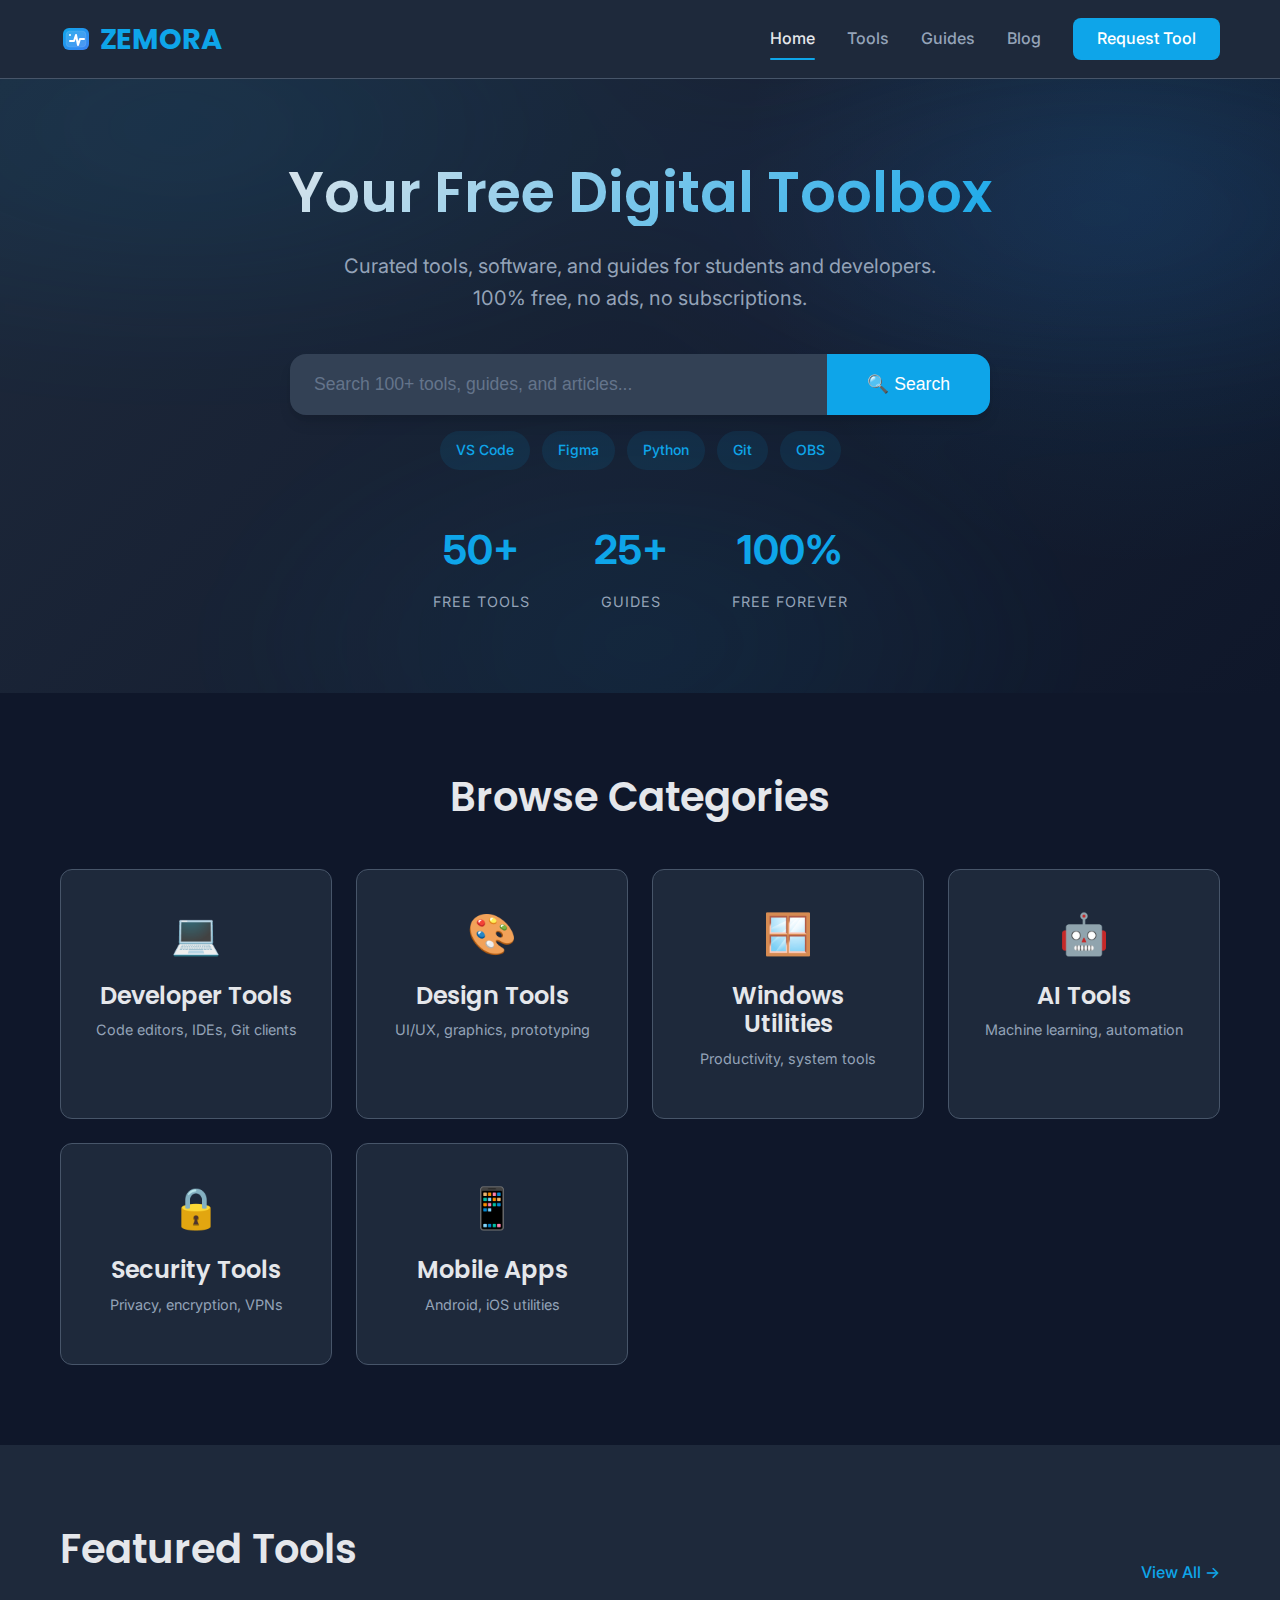
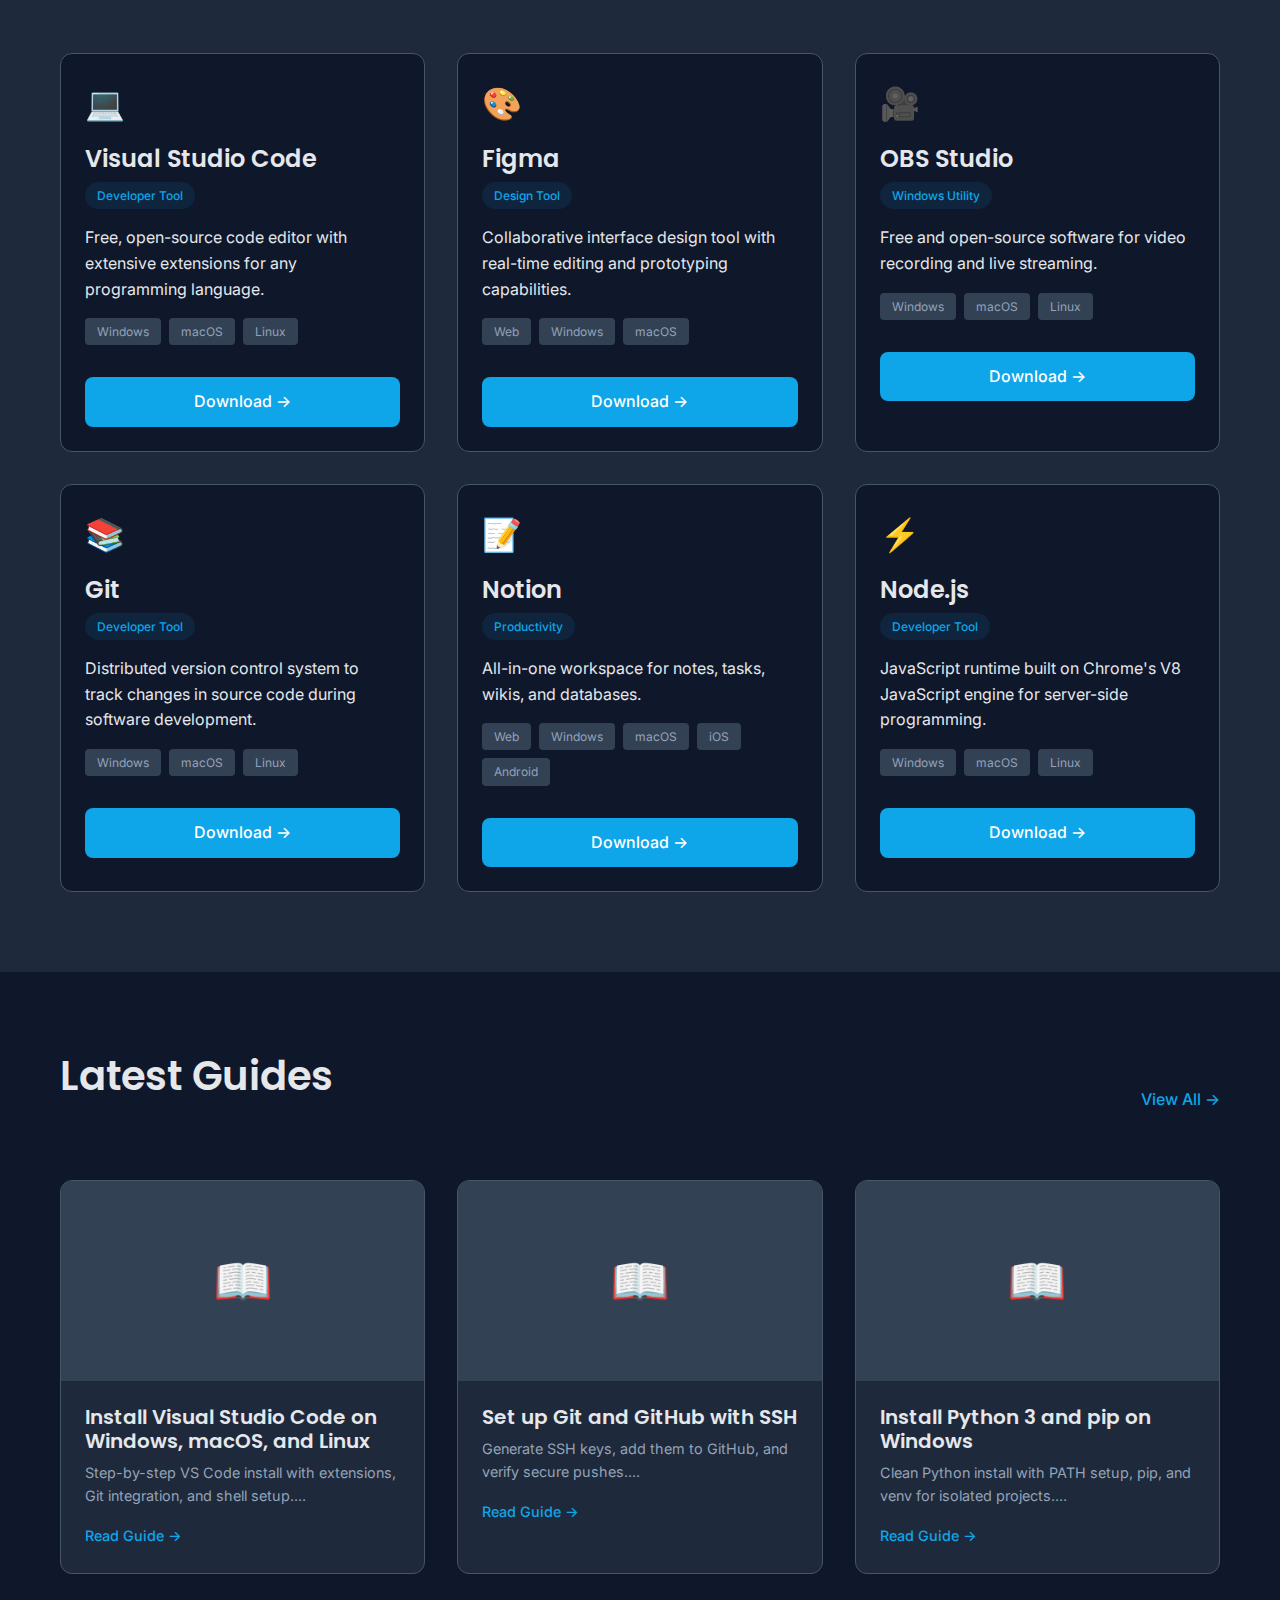
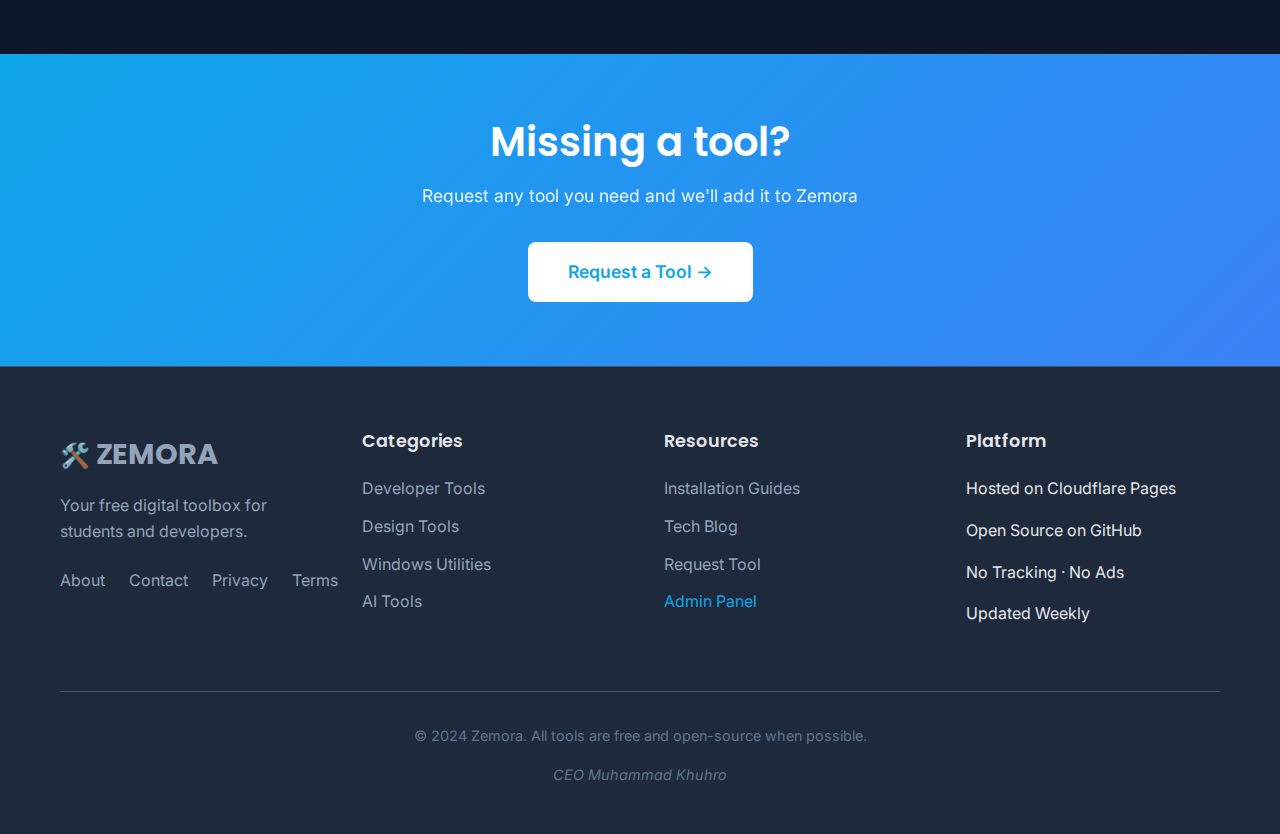
<file: index.html>
<!DOCTYPE html>
<html lang="en">
<head>
    <meta charset="UTF-8">
    <meta name="viewport" content="width=device-width, initial-scale=1.0">
    <title>Zemora - Your Digital Toolbox</title>
    <link href="https://fonts.googleapis.com/css2?family=Poppins:wght@300;400;500;600;700&family=Inter:wght@400;500&display=swap" rel="stylesheet">
    <link rel="stylesheet" href="assets/css/style.css">
    <link rel="icon" type="image/svg+xml" href="assets/images/favicon.svg">
</head>
<body>
    <!-- Navigation -->
    <nav class="navbar">
        <div class="container">
            <a href="/" class="logo">
                <img src="assets/images/logo.svg" alt="Zemora" class="logo-mark">
                <span class="logo-text">ZEMORA</span>
            </a>
            <div class="nav-links">
                <a href="/" class="active">Home</a>
                <a href="tools.html">Tools</a>
                <a href="guides.html">Guides</a>
                <a href="blog.html">Blog</a>
                <a href="request.html" class="request-btn">Request Tool</a>
            </div>
            <button class="mobile-menu-btn">☰</button>
        </div>
    </nav>

    <!-- Hero Section -->
    <section class="hero">
        <div class="container">
            <div class="hero-content">
                <h1 class="hero-title">Your Free Digital Toolbox</h1>
                <p class="hero-subtitle">Curated tools, software, and guides for students and developers. 100% free, no ads, no subscriptions.</p>
                <div class="hero-search">
                    <div class="search-box">
                        <input type="text" id="globalSearch" placeholder="Search 100+ tools, guides, and articles...">
                        <button onclick="performSearch()">🔍 Search</button>
                    </div>
                    <div class="search-tags">
                        <span class="tag">VS Code</span>
                        <span class="tag">Figma</span>
                        <span class="tag">Python</span>
                        <span class="tag">Git</span>
                        <span class="tag">OBS</span>
                    </div>
                </div>
            </div>
            <div class="hero-stats">
                <div class="stat">
                    <div class="stat-number">50+</div>
                    <div class="stat-label">Free Tools</div>
                </div>
                <div class="stat">
                    <div class="stat-number">25+</div>
                    <div class="stat-label">Guides</div>
                </div>
                <div class="stat">
                    <div class="stat-number">100%</div>
                    <div class="stat-label">Free Forever</div>
                </div>
            </div>
        </div>
    </section>

    <!-- Categories -->
    <section class="categories">
        <div class="container">
            <h2 class="section-title">Browse Categories</h2>
            <div class="category-grid">
                <a href="tools.html?category=developer" class="category-card">
                    <div class="category-icon">💻</div>
                    <h3>Developer Tools</h3>
                    <p>Code editors, IDEs, Git clients</p>
                </a>
                <a href="tools.html?category=design" class="category-card">
                    <div class="category-icon">🎨</div>
                    <h3>Design Tools</h3>
                    <p>UI/UX, graphics, prototyping</p>
                </a>
                <a href="tools.html?category=windows" class="category-card">
                    <div class="category-icon">🪟</div>
                    <h3>Windows Utilities</h3>
                    <p>Productivity, system tools</p>
                </a>
                <a href="tools.html?category=ai" class="category-card">
                    <div class="category-icon">🤖</div>
                    <h3>AI Tools</h3>
                    <p>Machine learning, automation</p>
                </a>
                <a href="tools.html?category=security" class="category-card">
                    <div class="category-icon">🔒</div>
                    <h3>Security Tools</h3>
                    <p>Privacy, encryption, VPNs</p>
                </a>
                <a href="tools.html?category=mobile" class="category-card">
                    <div class="category-icon">📱</div>
                    <h3>Mobile Apps</h3>
                    <p>Android, iOS utilities</p>
                </a>
            </div>
        </div>
    </section>

    <!-- Featured Tools -->
    <section class="featured-tools">
        <div class="container">
            <div class="section-header">
                <h2 class="section-title">Featured Tools</h2>
                <a href="tools.html" class="view-all">View All →</a>
            </div>
            <div id="featuredTools" class="tools-grid">
                <!-- Tools loaded via JavaScript -->
            </div>
        </div>
    </section>

    <!-- Latest Guides -->
    <section class="latest-guides">
        <div class="container">
            <div class="section-header">
                <h2 class="section-title">Latest Guides</h2>
                <a href="guides.html" class="view-all">View All →</a>
            </div>
            <div id="latestGuides" class="guides-grid">
                <!-- Guides loaded via JavaScript -->
            </div>
        </div>
    </section>

    <!-- CTA Banner -->
    <section class="cta-banner">
        <div class="container">
            <h2>Missing a tool?</h2>
            <p>Request any tool you need and we'll add it to Zemora</p>
            <a href="request.html" class="cta-button">Request a Tool →</a>
        </div>
    </section>

    <!-- Footer -->
    <footer>
        <div class="container">
            <div class="footer-grid">
                <div class="footer-col">
                    <a href="/" class="logo">
                        <span class="logo-icon">🛠️</span>
                        <span class="logo-text">ZEMORA</span>
                    </a>
                    <p class="footer-tagline">Your free digital toolbox for students and developers.</p>
                    <div class="footer-links">
                        <a href="about.html">About</a>
                        <a href="contact.html">Contact</a>
                        <a href="privacy.html">Privacy</a>
                        <a href="terms.html">Terms</a>
                    </div>
                </div>
                <div class="footer-col">
                    <h4>Categories</h4>
                    <a href="tools.html?category=developer">Developer Tools</a>
                    <a href="tools.html?category=design">Design Tools</a>
                    <a href="tools.html?category=windows">Windows Utilities</a>
                    <a href="tools.html?category=ai">AI Tools</a>
                </div>
                <div class="footer-col">
                    <h4>Resources</h4>
                    <a href="guides.html">Installation Guides</a>
                    <a href="blog.html">Tech Blog</a>
                    <a href="request.html">Request Tool</a>
                    <a href="/admin/index.html" style="color: #0ea5e9;">Admin Panel</a>
                </div>
                <div class="footer-col">
                    <h4>Platform</h4>
                    <p>Hosted on Cloudflare Pages</p>
                    <p>Open Source on GitHub</p>
                    <p>No Tracking · No Ads</p>
                    <p>Updated Weekly</p>
                </div>
            </div>
            <div class="footer-bottom">
                <p>© 2024 Zemora. All tools are free and open-source when possible.</p>
                <p class="footer-note">CEO Muhammad Khuhro</p>
            </div>
        </div>
    </footer>

    <script src="assets/js/app.js"></script>
</body>
</html>
</file>
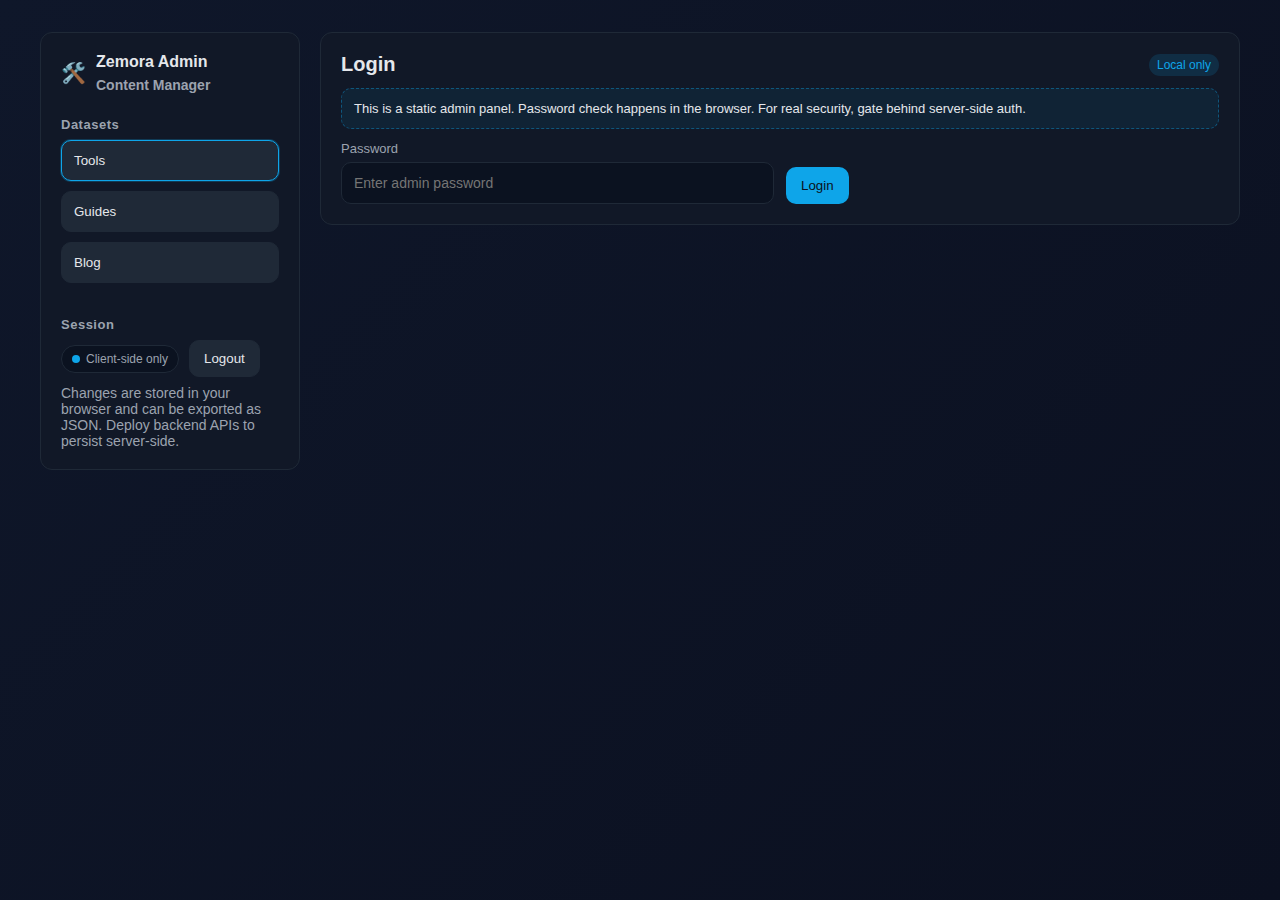
<file: admin/index.html>
<!DOCTYPE html>
<html lang="en">
<head>
    <meta charset="UTF-8">
    <meta name="viewport" content="width=device-width, initial-scale=1.0">
    <title>Zemora Admin</title>
    <style>
        :root {
            --bg: #0f172a;
            --panel: #111827;
            --muted: #1f2937;
            --accent: #0ea5e9;
            --text: #e5e7eb;
            --text-muted: #9ca3af;
            --danger: #ef4444;
            --success: #22c55e;
            --radius: 12px;
        }
        * { margin: 0; padding: 0; box-sizing: border-box; }
        body {
            font-family: "Inter", "Poppins", Arial, sans-serif;
            background: linear-gradient(135deg, #0f172a, #0b1020);
            color: var(--text);
            min-height: 100vh;
            padding: 32px;
        }
        a { color: var(--accent); }
        .admin-shell {
            max-width: 1200px;
            margin: 0 auto;
            display: flex;
            gap: 20px;
        }
        .sidebar {
            width: 260px;
            background: var(--panel);
            border: 1px solid #1f2937;
            border-radius: var(--radius);
            padding: 20px;
            height: fit-content;
            position: sticky;
            top: 20px;
        }
        .logo { display: flex; align-items: center; gap: 10px; font-weight: 700; }
        .logo span { font-size: 20px; }
        .sidebar .small { color: var(--text-muted); margin-top: 6px; font-size: 14px; }
        .nav-section { margin-top: 24px; }
        .nav-section h4 { color: var(--text-muted); font-size: 13px; margin-bottom: 8px; letter-spacing: 0.5px; }
        .nav-buttons button {
            width: 100%;
            background: var(--muted);
            border: 1px solid #1f2937;
            color: var(--text);
            padding: 12px;
            border-radius: 10px;
            margin-bottom: 10px;
            cursor: pointer;
            text-align: left;
            transition: transform 0.05s ease, border 0.1s ease;
        }
        .nav-buttons button.active {
            border-color: var(--accent);
            box-shadow: 0 0 0 1px rgba(14,165,233,0.25);
        }
        .nav-buttons button:hover { transform: translateY(-1px); }
        .content {
            flex: 1;
            display: flex;
            flex-direction: column;
            gap: 20px;
        }
        .panel {
            background: var(--panel);
            border: 1px solid #1f2937;
            border-radius: var(--radius);
            padding: 20px;
        }
        .panel-header {
            display: flex;
            align-items: center;
            justify-content: space-between;
            margin-bottom: 12px;
        }
        .panel-header h2 { font-size: 20px; }
        .badge { background: rgba(14,165,233,0.15); color: var(--accent); padding: 4px 8px; border-radius: 999px; font-size: 12px; }
        .grid {
            display: grid;
            gap: 16px;
        }
        .grid.stats { grid-template-columns: repeat(auto-fit, minmax(180px, 1fr)); }
        .stat-card {
            background: var(--muted);
            padding: 16px;
            border-radius: 10px;
            border: 1px solid #1f2937;
        }
        .stat-label { color: var(--text-muted); font-size: 13px; }
        .stat-value { font-size: 24px; margin-top: 6px; }
        .controls {
            display: flex;
            gap: 10px;
            flex-wrap: wrap;
            margin-top: 12px;
        }
        input, textarea, select {
            width: 100%;
            background: #0b1220;
            border: 1px solid #1f2937;
            color: var(--text);
            padding: 12px;
            border-radius: 10px;
            font-size: 14px;
        }
        textarea { min-height: 90px; resize: vertical; }
        label { font-size: 13px; color: var(--text-muted); display: block; margin-bottom: 6px; }
        .row { display: grid; gap: 12px; grid-template-columns: repeat(auto-fit, minmax(220px, 1fr)); }
        table { width: 100%; border-collapse: collapse; margin-top: 12px; }
        th, td { padding: 10px; border-bottom: 1px solid #1f2937; text-align: left; font-size: 14px; }
        th { color: var(--text-muted); font-weight: 600; }
        .actions { display: flex; gap: 8px; }
        .btn {
            background: var(--muted);
            color: var(--text);
            border: 1px solid #1f2937;
            padding: 10px 14px;
            border-radius: 10px;
            cursor: pointer;
            transition: transform 0.05s ease, border 0.1s ease;
        }
        .btn.primary { background: var(--accent); color: #0b1220; border-color: rgba(14,165,233,0.5); }
        .btn.danger { background: rgba(239,68,68,0.12); color: #fecdd3; border-color: rgba(239,68,68,0.3); }
        .btn.success { background: rgba(34,197,94,0.15); color: #bbf7d0; border-color: rgba(34,197,94,0.3); }
        .btn:hover { transform: translateY(-1px); }
        .tag {
            display: inline-flex;
            align-items: center;
            background: #0b1220;
            border: 1px solid #1f2937;
            padding: 4px 8px;
            border-radius: 8px;
            margin: 0 6px 6px 0;
            font-size: 12px;
            color: var(--text-muted);
        }
        .notice {
            background: rgba(14,165,233,0.08);
            border: 1px dashed rgba(14,165,233,0.4);
            color: var(--text);
            padding: 12px;
            border-radius: 10px;
            font-size: 13px;
        }
        .status-bar {
            display: flex;
            gap: 10px;
            align-items: center;
            flex-wrap: wrap;
            margin-top: 8px;
        }
        .hidden { display: none !important; }
        .pill {
            display: inline-flex;
            align-items: center;
            gap: 6px;
            padding: 6px 10px;
            border-radius: 999px;
            background: #0b1220;
            border: 1px solid #1f2937;
            color: var(--text-muted);
            font-size: 12px;
        }
        .status-dot { width: 8px; height: 8px; border-radius: 50%; background: var(--accent); display: inline-block; }
        .inline { display: flex; gap: 10px; align-items: center; flex-wrap: wrap; }
        .file-input { position: relative; overflow: hidden; }
        .file-input input { position: absolute; left: 0; top: 0; opacity: 0; cursor: pointer; }
        @media (max-width: 980px) {
            .admin-shell { flex-direction: column; }
            .sidebar { position: relative; width: 100%; }
        }
    </style>
</head>
<body>
    <div class="admin-shell">
        <aside class="sidebar">
            <div class="logo">
                <span>🛠️</span>
                <div>
                    <div>Zemora Admin</div>
                    <div class="small">Content Manager</div>
                </div>
            </div>
            <div class="nav-section">
                <h4>Datasets</h4>
                <div class="nav-buttons">
                    <button class="active" data-section="tools">Tools</button>
                    <button data-section="guides">Guides</button>
                    <button data-section="blog">Blog</button>
                </div>
            </div>
            <div class="nav-section">
                <h4>Session</h4>
                <div class="inline" style="margin-top:8px;">
                    <span class="pill"><span class="status-dot"></span> Client-side only</span>
                    <button class="btn" id="logoutBtn">Logout</button>
                </div>
                <p class="small" style="margin-top:8px;">Changes are stored in your browser and can be exported as JSON. Deploy backend APIs to persist server-side.</p>
            </div>
        </aside>

        <main class="content">
            <div class="panel" id="authPanel">
                <div class="panel-header">
                    <h2>Login</h2>
                    <span class="badge">Local only</span>
                </div>
                <p class="notice">This is a static admin panel. Password check happens in the browser. For real security, gate behind server-side auth.</p>
                <div class="row" style="margin-top:12px;">
                    <div>
                        <label for="adminPassword">Password</label>
                        <input type="password" id="adminPassword" placeholder="Enter admin password">
                    </div>
                    <div style="align-self:flex-end;">
                        <button class="btn primary" id="loginBtn">Login</button>
                    </div>
                </div>
            </div>

            <div class="panel hidden" id="dashboardPanel">
                <div class="panel-header">
                    <h2>Overview</h2>
                    <div class="inline">
                        <span class="badge">Live session</span>
                        <span class="pill" id="syncStatus"><span class="status-dot"></span> Sync: ready</span>
                        <button class="btn" id="forceRefresh">Pull latest</button>
                    </div>
                </div>
                <div class="grid stats">
                    <div class="stat-card">
                        <div class="stat-label">Tools</div>
                        <div class="stat-value" id="statTools">0</div>
                    </div>
                    <div class="stat-card">
                        <div class="stat-label">Guides</div>
                        <div class="stat-value" id="statGuides">0</div>
                    </div>
                    <div class="stat-card">
                        <div class="stat-label">Blog posts</div>
                        <div class="stat-value" id="statBlog">0</div>
                    </div>
                </div>
                <div class="controls" style="margin-top:16px;">
                    <div class="inline">
                        <label style="margin:0;">Import</label>
                        <div class="file-input btn">
                            <input type="file" id="importFile" accept=".json">
                            Choose JSON
                        </div>
                        <select id="importTarget">
                            <option value="tools">Tools</option>
                            <option value="guides">Guides</option>
                            <option value="blog">Blog</option>
                        </select>
                        <button class="btn success" id="exportBtn">Export current dataset</button>
                    </div>
                </div>
            </div>

            <div class="panel hidden" id="toolsPanel" data-section-panel="tools">
                <div class="panel-header">
                    <h2>Tools</h2>
                    <div class="inline">
                        <input type="search" id="toolsSearch" placeholder="Search by name, tag, platform...">
                        <button class="btn" id="toolsReset">Reset</button>
                    </div>
                </div>
                <div id="toolsTable"></div>
                <div style="margin-top:16px;">
                    <h3 style="margin-bottom:8px;">Add / Edit Tool</h3>
                    <div class="row">
                        <div>
                            <label>Name</label>
                            <input id="toolName" placeholder="Visual Studio Code">
                        </div>
                        <div>
                            <label>Category</label>
                            <select id="toolCategory">
                                <option value="developer">Developer</option>
                                <option value="design">Design</option>
                                <option value="windows">Windows</option>
                                <option value="ai">AI</option>
                                <option value="security">Security</option>
                                <option value="mobile">Mobile</option>
                                <option value="productivity">Productivity</option>
                            </select>
                        </div>
                        <div>
                            <label>Platforms (comma separated)</label>
                            <input id="toolPlatforms" placeholder="Windows, macOS, Linux">
                        </div>
                        <div>
                            <label>Tags (comma separated)</label>
                            <input id="toolTags" placeholder="editor, javascript, extensions">
                        </div>
                        <div>
                            <label>Difficulty</label>
                            <input id="toolDifficulty" placeholder="Beginner">
                        </div>
                        <div>
                            <label>License</label>
                            <input id="toolLicense" placeholder="MIT">
                        </div>
                        <div>
                            <label>Icon (emoji or text)</label>
                            <input id="toolIcon" placeholder="💻">
                        </div>
                        <div>
                            <label>Download URL</label>
                            <input id="toolDownload" placeholder="https://example.com">
                        </div>
                    </div>
                    <label>Description</label>
                    <textarea id="toolDescription" placeholder="Short description"></textarea>
                    <label><input type="checkbox" id="toolFeatured" style="width:auto; margin-right:6px;"> Featured</label>
                    <div class="inline" style="margin-top:12px;">
                        <button class="btn primary" id="saveToolBtn">Save Tool</button>
                        <button class="btn" id="cancelToolEdit" data-mode="create">Cancel</button>
                        <span class="pill" id="toolModePill">Mode: create</span>
                    </div>
                </div>
            </div>

            <div class="panel hidden" id="guidesPanel" data-section-panel="guides">
                <div class="panel-header">
                    <h2>Guides</h2>
                    <div class="inline">
                        <input type="search" id="guidesSearch" placeholder="Search guides">
                        <button class="btn" id="guidesReset">Reset</button>
                    </div>
                </div>
                <div id="guidesTable"></div>
                <div style="margin-top:16px;">
                    <h3 style="margin-bottom:8px;">Add / Edit Guide</h3>
                    <div class="row">
                        <div>
                            <label>Title</label>
                            <input id="guideTitle" placeholder="Install VS Code">
                        </div>
                        <div>
                            <label>Slug</label>
                            <input id="guideSlug" placeholder="install-vscode">
                        </div>
                    </div>
                    <label>Excerpt</label>
                    <textarea id="guideExcerpt" placeholder="Short summary"></textarea>
                    <label>Content</label>
                    <textarea id="guideContent" placeholder="Full guide content"></textarea>
                    <div class="inline" style="margin-top:12px;">
                        <button class="btn primary" id="saveGuideBtn">Save Guide</button>
                        <button class="btn" id="cancelGuideEdit" data-mode="create">Cancel</button>
                        <span class="pill" id="guideModePill">Mode: create</span>
                    </div>
                </div>
            </div>

            <div class="panel hidden" id="blogPanel" data-section-panel="blog">
                <div class="panel-header">
                    <h2>Blog</h2>
                    <div class="inline">
                        <input type="search" id="blogSearch" placeholder="Search blog">
                        <button class="btn" id="blogReset">Reset</button>
                    </div>
                </div>
                <div id="blogTable"></div>
                <div style="margin-top:16px;">
                    <h3 style="margin-bottom:8px;">Add / Edit Post</h3>
                    <div class="row">
                        <div>
                            <label>Title</label>
                            <input id="blogTitle" placeholder="Why open source matters">
                        </div>
                        <div>
                            <label>Slug</label>
                            <input id="blogSlug" placeholder="why-open-source-matters">
                        </div>
                    </div>
                    <label>Excerpt</label>
                    <textarea id="blogExcerpt" placeholder="Short preview"></textarea>
                    <label>Content</label>
                    <textarea id="blogContent" placeholder="Full article"></textarea>
                    <div class="inline" style="margin-top:12px;">
                        <button class="btn primary" id="saveBlogBtn">Save Post</button>
                        <button class="btn" id="cancelBlogEdit" data-mode="create">Cancel</button>
                        <span class="pill" id="blogModePill">Mode: create</span>
                    </div>
                </div>
            </div>
        </main>
    </div>

    <script src="../assets/js/admin.js"></script>
</body>
</html>
</file>
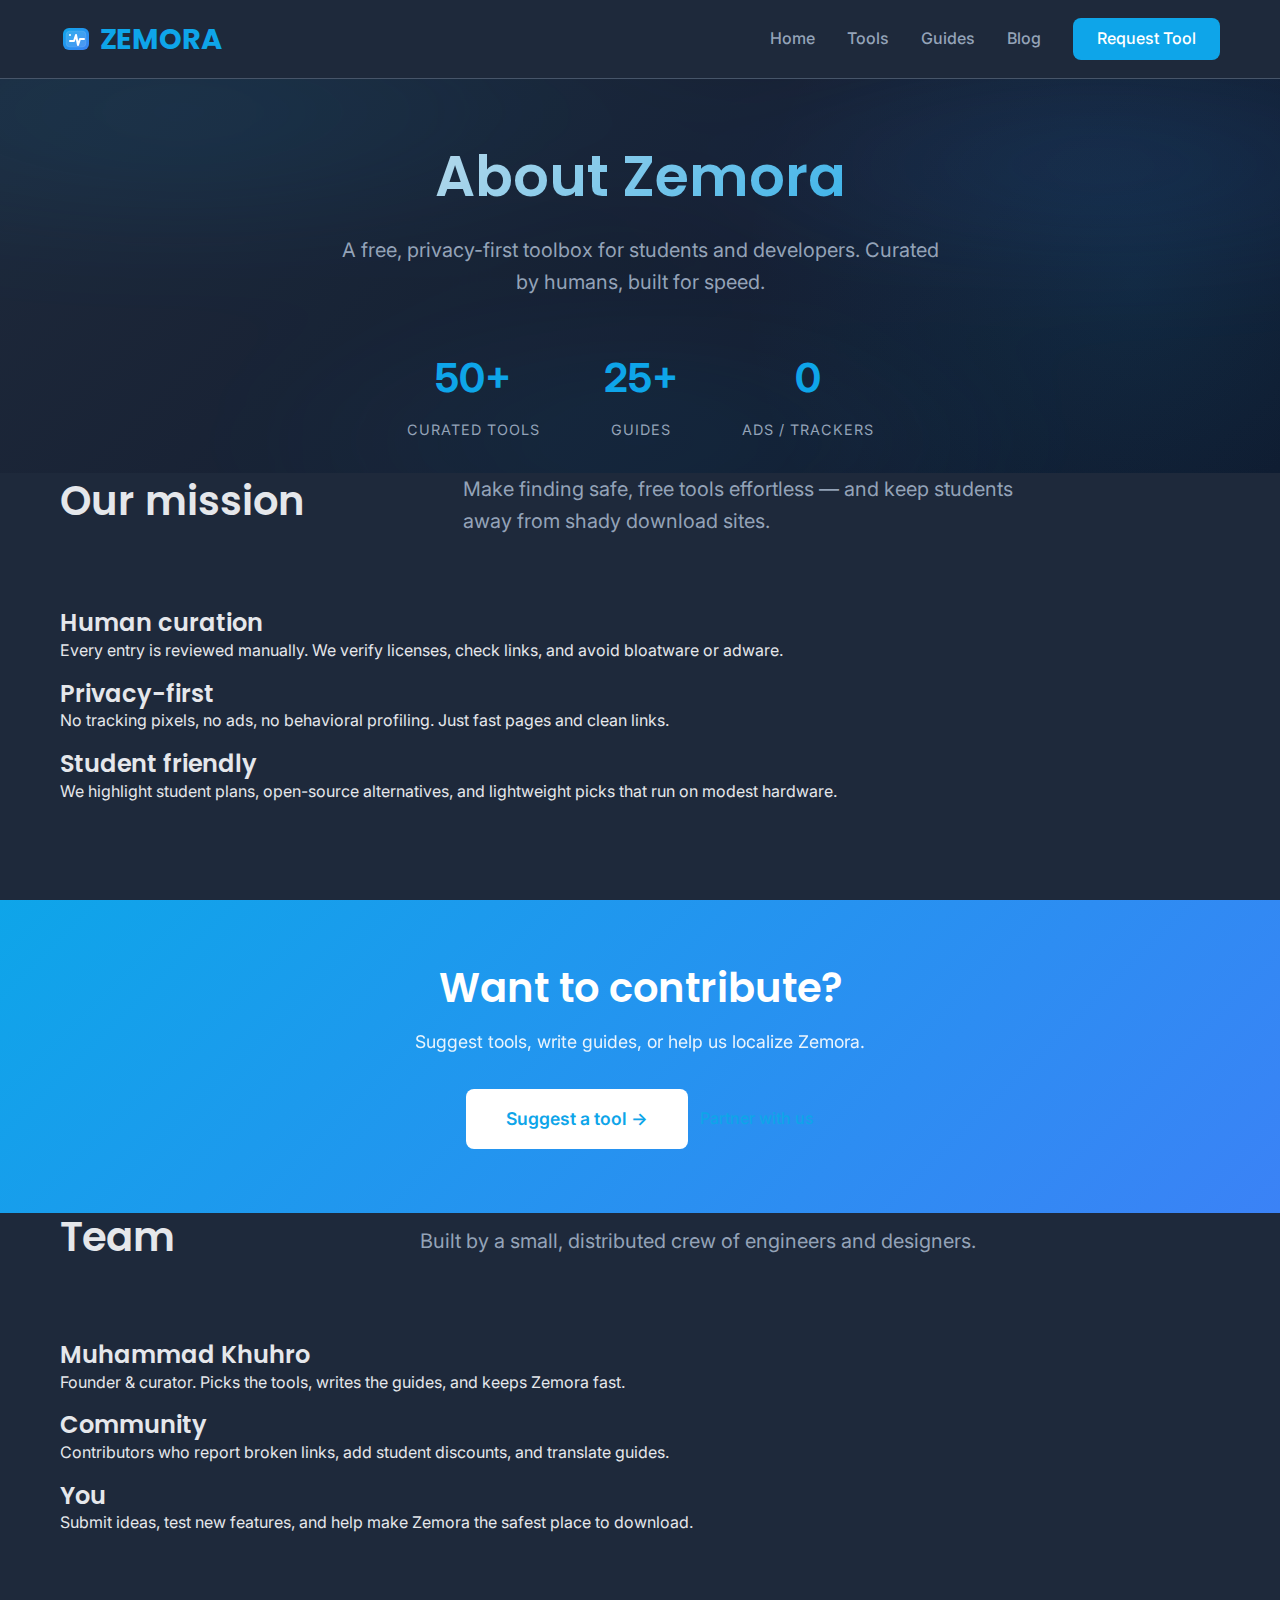
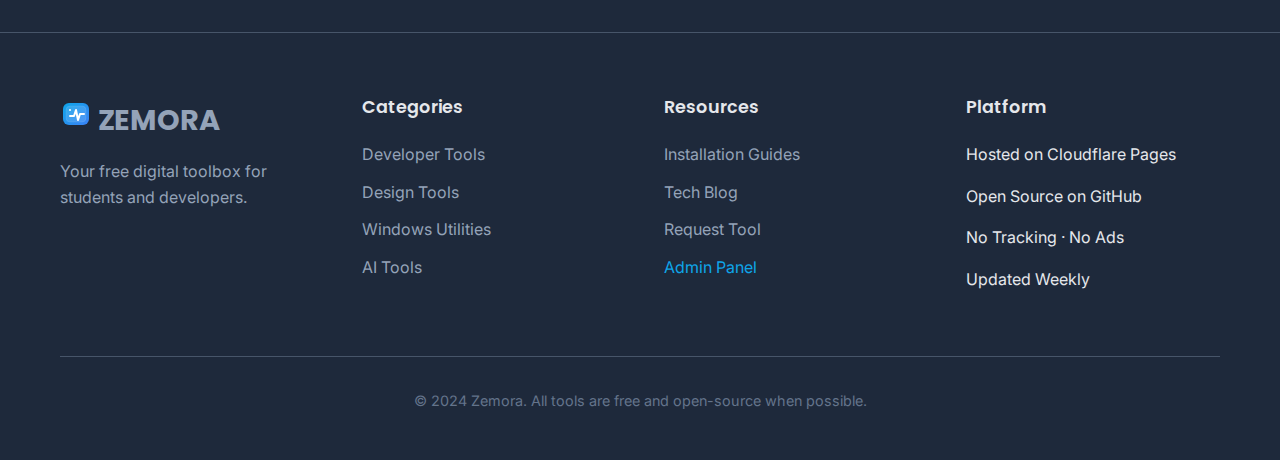
<file: about.html>
<!DOCTYPE html>
<html lang="en">
<head>
    <meta charset="UTF-8">
    <meta name="viewport" content="width=device-width, initial-scale=1.0">
    <title>About - Zemora</title>
    <link href="https://fonts.googleapis.com/css2?family=Poppins:wght@300;400;500;600;700&family=Inter:wght@400;500&display=swap" rel="stylesheet">
    <link rel="stylesheet" href="assets/css/style.css">
    <link rel="icon" type="image/svg+xml" href="assets/images/favicon.svg">
</head>
<body>
    <nav class="navbar">
        <div class="container">
            <a href="/" class="logo">
                <img src="assets/images/logo.svg" alt="Zemora" class="logo-mark">
                <span class="logo-text">ZEMORA</span>
            </a>
            <div class="nav-links">
                <a href="index.html">Home</a>
                <a href="tools.html">Tools</a>
                <a href="guides.html">Guides</a>
                <a href="blog.html">Blog</a>
                <a href="request.html" class="request-btn">Request Tool</a>
            </div>
            <button class="mobile-menu-btn">☰</button>
        </div>
    </nav>

    <section class="hero" style="padding: 4rem 0 2rem;">
        <div class="container">
            <div class="hero-content">
                <h1 class="hero-title">About Zemora</h1>
                <p class="hero-subtitle">A free, privacy-first toolbox for students and developers. Curated by humans, built for speed.</p>
                <div class="hero-stats" style="grid-template-columns: repeat(auto-fit, minmax(180px,1fr));">
                    <div class="stat">
                        <div class="stat-number">50+</div>
                        <div class="stat-label">Curated tools</div>
                    </div>
                    <div class="stat">
                        <div class="stat-number">25+</div>
                        <div class="stat-label">Guides</div>
                    </div>
                    <div class="stat">
                        <div class="stat-number">0</div>
                        <div class="stat-label">Ads / trackers</div>
                    </div>
                </div>
            </div>
        </div>
    </section>

    <section class="featured-tools" style="padding-top:0;">
        <div class="container">
            <div class="section-header">
                <h2 class="section-title">Our mission</h2>
                <p class="hero-subtitle">Make finding safe, free tools effortless — and keep students away from shady download sites.</p>
            </div>
            <div class="about-grid">
                <div class="about-card">
                    <h3>Human curation</h3>
                    <p>Every entry is reviewed manually. We verify licenses, check links, and avoid bloatware or adware.</p>
                </div>
                <div class="about-card">
                    <h3>Privacy-first</h3>
                    <p>No tracking pixels, no ads, no behavioral profiling. Just fast pages and clean links.</p>
                </div>
                <div class="about-card">
                    <h3>Student friendly</h3>
                    <p>We highlight student plans, open-source alternatives, and lightweight picks that run on modest hardware.</p>
                </div>
            </div>
        </div>
    </section>

    <section class="cta-banner">
        <div class="container">
            <h2>Want to contribute?</h2>
            <p>Suggest tools, write guides, or help us localize Zemora.</p>
            <div class="inline" style="gap:12px; flex-wrap: wrap;">
                <a href="request.html" class="cta-button">Suggest a tool →</a>
                <a href="contact.html" class="view-all">Partner with us</a>
            </div>
        </div>
    </section>

    <section class="featured-tools" style="padding-top:0;">
        <div class="container">
            <div class="section-header">
                <h2 class="section-title">Team</h2>
                <p class="hero-subtitle">Built by a small, distributed crew of engineers and designers.</p>
            </div>
            <div class="about-grid">
                <div class="about-card">
                    <h3>Muhammad Khuhro</h3>
                    <p>Founder &amp; curator. Picks the tools, writes the guides, and keeps Zemora fast.</p>
                </div>
                <div class="about-card">
                    <h3>Community</h3>
                    <p>Contributors who report broken links, add student discounts, and translate guides.</p>
                </div>
                <div class="about-card">
                    <h3>You</h3>
                    <p>Submit ideas, test new features, and help make Zemora the safest place to download.</p>
                </div>
            </div>
        </div>
    </section>

    <footer>
        <div class="container">
            <div class="footer-grid">
                <div class="footer-col">
                    <a href="/" class="logo">
                        <img src="assets/images/logo.svg" alt="Zemora" class="logo-mark">
                        <span class="logo-text">ZEMORA</span>
                    </a>
                    <p class="footer-tagline">Your free digital toolbox for students and developers.</p>
                </div>
                <div class="footer-col">
                    <h4>Categories</h4>
                    <a href="tools.html?category=developer">Developer Tools</a>
                    <a href="tools.html?category=design">Design Tools</a>
                    <a href="tools.html?category=windows">Windows Utilities</a>
                    <a href="tools.html?category=ai">AI Tools</a>
                </div>
                <div class="footer-col">
                    <h4>Resources</h4>
                    <a href="guides.html">Installation Guides</a>
                    <a href="blog.html">Tech Blog</a>
                    <a href="request.html">Request Tool</a>
                    <a href="/admin/index.html" style="color: #0ea5e9;">Admin Panel</a>
                </div>
                <div class="footer-col">
                    <h4>Platform</h4>
                    <p>Hosted on Cloudflare Pages</p>
                    <p>Open Source on GitHub</p>
                    <p>No Tracking · No Ads</p>
                    <p>Updated Weekly</p>
                </div>
            </div>
            <div class="footer-bottom">
                <p>© 2024 Zemora. All tools are free and open-source when possible.</p>
            </div>
        </div>
    </footer>

    <script src="assets/js/app.js"></script>
</body>
</html>
</file>
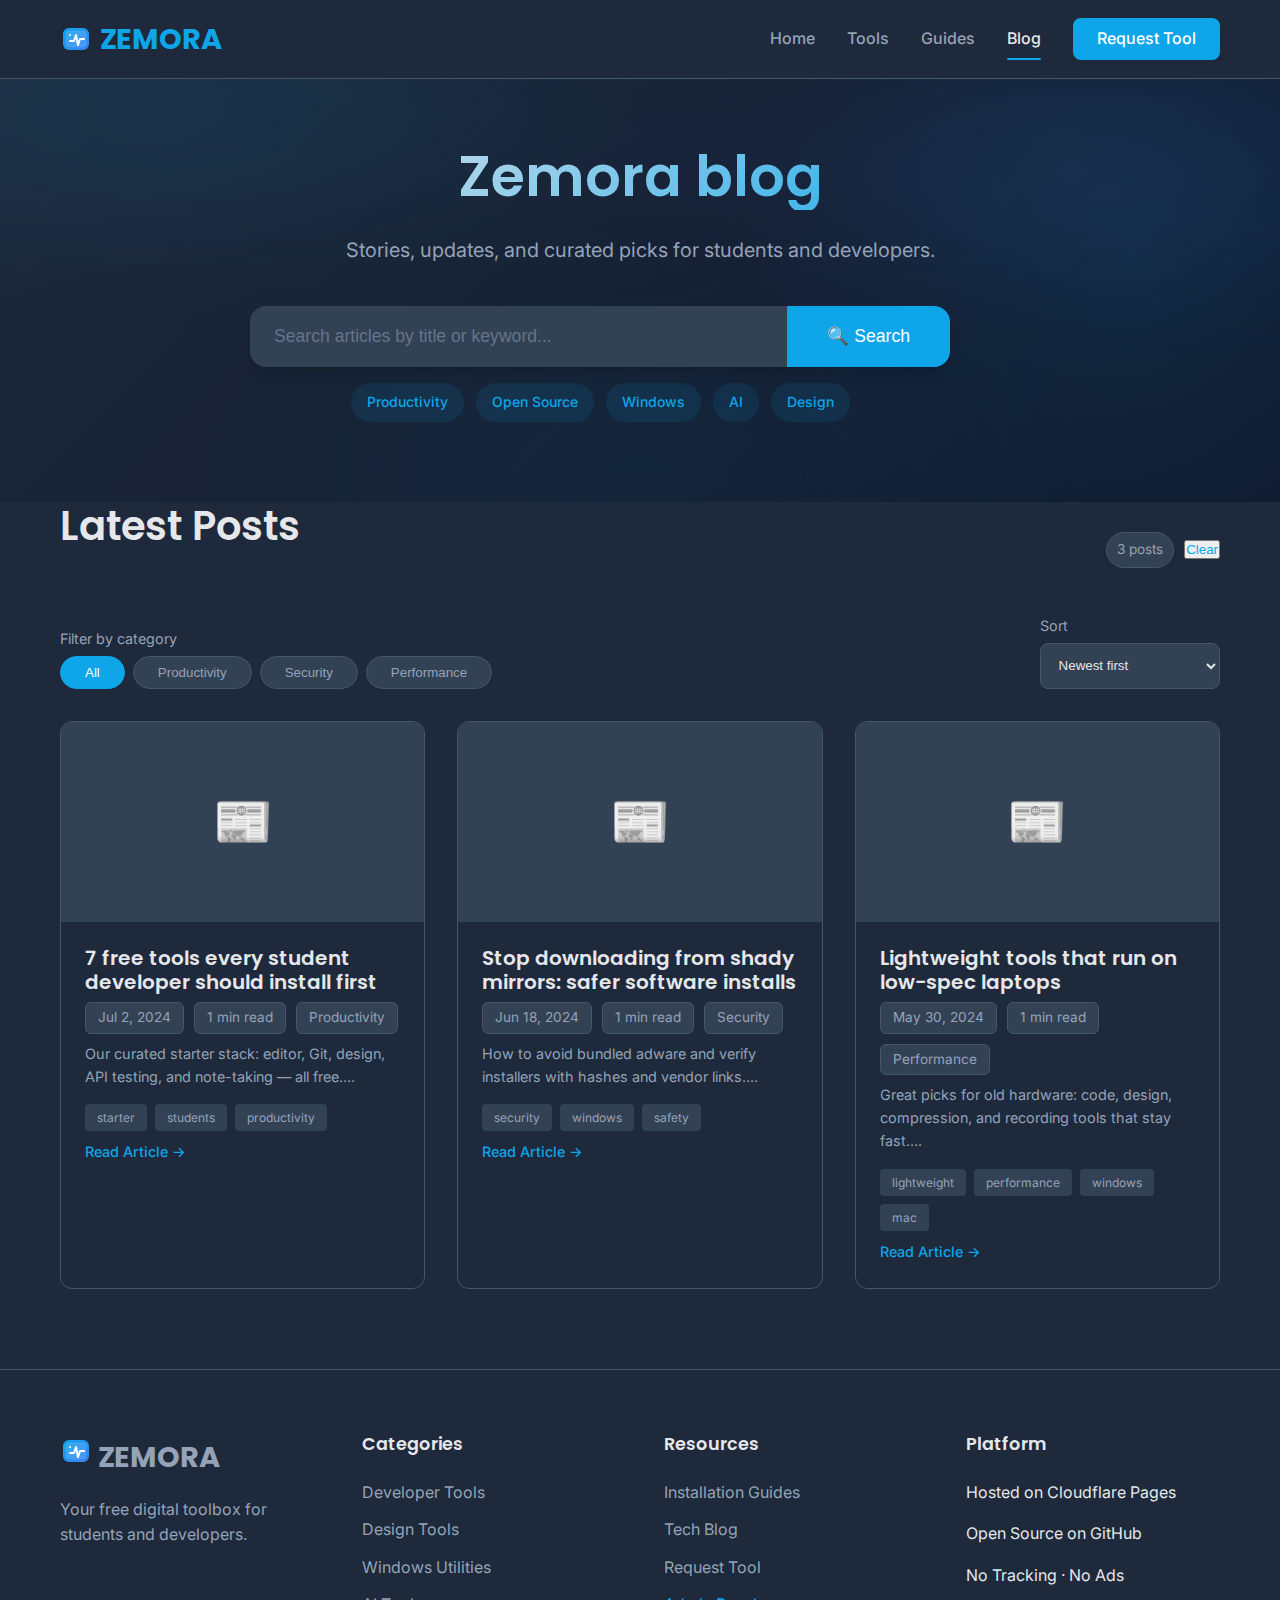
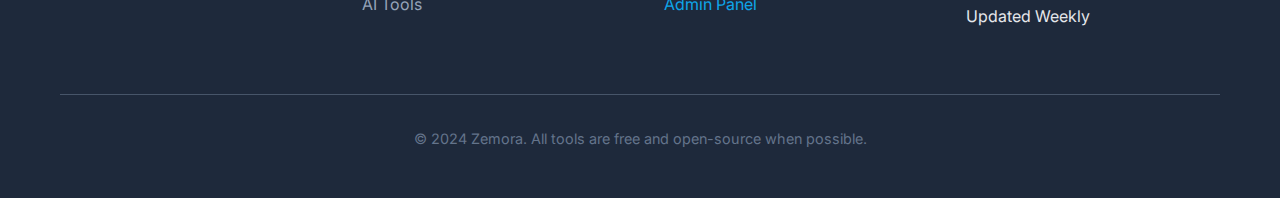
<file: blog.html>
<!DOCTYPE html>
<html lang="en">
<head>
    <meta charset="UTF-8">
    <meta name="viewport" content="width=device-width, initial-scale=1.0">
    <title>Blog - Zemora</title>
    <link href="https://fonts.googleapis.com/css2?family=Poppins:wght@300;400;500;600;700&family=Inter:wght@400;500&display=swap" rel="stylesheet">
    <link rel="stylesheet" href="assets/css/style.css">
    <link rel="icon" type="image/svg+xml" href="assets/images/favicon.svg">
</head>
<body>
    <nav class="navbar">
        <div class="container">
            <a href="/" class="logo">
                <img src="assets/images/logo.svg" alt="Zemora" class="logo-mark">
                <span class="logo-text">ZEMORA</span>
            </a>
            <div class="nav-links">
                <a href="index.html">Home</a>
                <a href="tools.html">Tools</a>
                <a href="guides.html">Guides</a>
                <a href="blog.html" class="active">Blog</a>
                <a href="request.html" class="request-btn">Request Tool</a>
            </div>
            <button class="mobile-menu-btn">☰</button>
        </div>
    </nav>

    <section class="hero" style="padding: 4rem 0 2rem;">
        <div class="container">
            <div class="hero-content">
                <h1 class="hero-title">Zemora blog</h1>
                <p class="hero-subtitle">Stories, updates, and curated picks for students and developers.</p>
                <div class="hero-search" style="max-width:720px; margin-top:1.5rem;">
                    <div class="search-box">
                        <input type="text" id="blogSearch" placeholder="Search articles by title or keyword...">
                        <button id="blogSearchBtn">🔍 Search</button>
                    </div>
                    <div class="search-tags">
                        <span class="tag blog-tag">Productivity</span>
                        <span class="tag blog-tag">Open Source</span>
                        <span class="tag blog-tag">Windows</span>
                        <span class="tag blog-tag">AI</span>
                        <span class="tag blog-tag">Design</span>
                    </div>
                </div>
            </div>
        </div>
    </section>

    <section class="featured-tools" style="padding-top:0;">
        <div class="container">
            <div class="section-header">
                <h2 class="section-title">Latest Posts</h2>
                <div class="inline">
                    <span id="blogCount" class="pill" style="background: var(--bg-tertiary); color: var(--text-secondary);">0 posts</span>
                    <button class="view-all" id="blogClear">Clear</button>
                </div>
            </div>
            <div class="tools-controls" style="margin-top: -1rem; gap: 0.75rem; align-items: flex-end;">
                <div style="flex:1; min-width:260px;">
                    <label style="display:block; color:var(--text-secondary); font-size:0.9rem; margin-bottom:6px;">Filter by category</label>
                    <div id="blogCategories" class="category-filters" style="margin:0;"></div>
                </div>
                <div>
                    <label style="display:block; color:var(--text-secondary); font-size:0.9rem; margin-bottom:6px;">Sort</label>
                    <select id="blogSort" style="padding:0.85rem; background: var(--bg-tertiary); border:1px solid var(--border); border-radius: var(--radius-sm); color: var(--text-primary); min-width:180px;">
                        <option value="newest">Newest first</option>
                        <option value="oldest">Oldest first</option>
                        <option value="title-asc">Title A → Z</option>
                        <option value="title-desc">Title Z → A</option>
                    </select>
                </div>
            </div>
            <div id="blogContainer" class="guides-grid">
                <!-- Blog posts loaded via JS -->
            </div>
        </div>
    </section>

    <footer>
        <div class="container">
            <div class="footer-grid">
                <div class="footer-col">
                    <a href="/" class="logo">
                        <img src="assets/images/logo.svg" alt="Zemora" class="logo-mark">
                        <span class="logo-text">ZEMORA</span>
                    </a>
                    <p class="footer-tagline">Your free digital toolbox for students and developers.</p>
                </div>
                <div class="footer-col">
                    <h4>Categories</h4>
                    <a href="tools.html?category=developer">Developer Tools</a>
                    <a href="tools.html?category=design">Design Tools</a>
                    <a href="tools.html?category=windows">Windows Utilities</a>
                    <a href="tools.html?category=ai">AI Tools</a>
                </div>
                <div class="footer-col">
                    <h4>Resources</h4>
                    <a href="guides.html">Installation Guides</a>
                    <a href="blog.html">Tech Blog</a>
                    <a href="request.html">Request Tool</a>
                    <a href="/admin/index.html" style="color: #0ea5e9;">Admin Panel</a>
                </div>
                <div class="footer-col">
                    <h4>Platform</h4>
                    <p>Hosted on Cloudflare Pages</p>
                    <p>Open Source on GitHub</p>
                    <p>No Tracking · No Ads</p>
                    <p>Updated Weekly</p>
                </div>
            </div>
            <div class="footer-bottom">
                <p>© 2024 Zemora. All tools are free and open-source when possible.</p>
            </div>
        </div>
    </footer>

    <script src="assets/js/app.js"></script>
    <script src="assets/js/blog.js"></script>
</body>
</html>
</file>
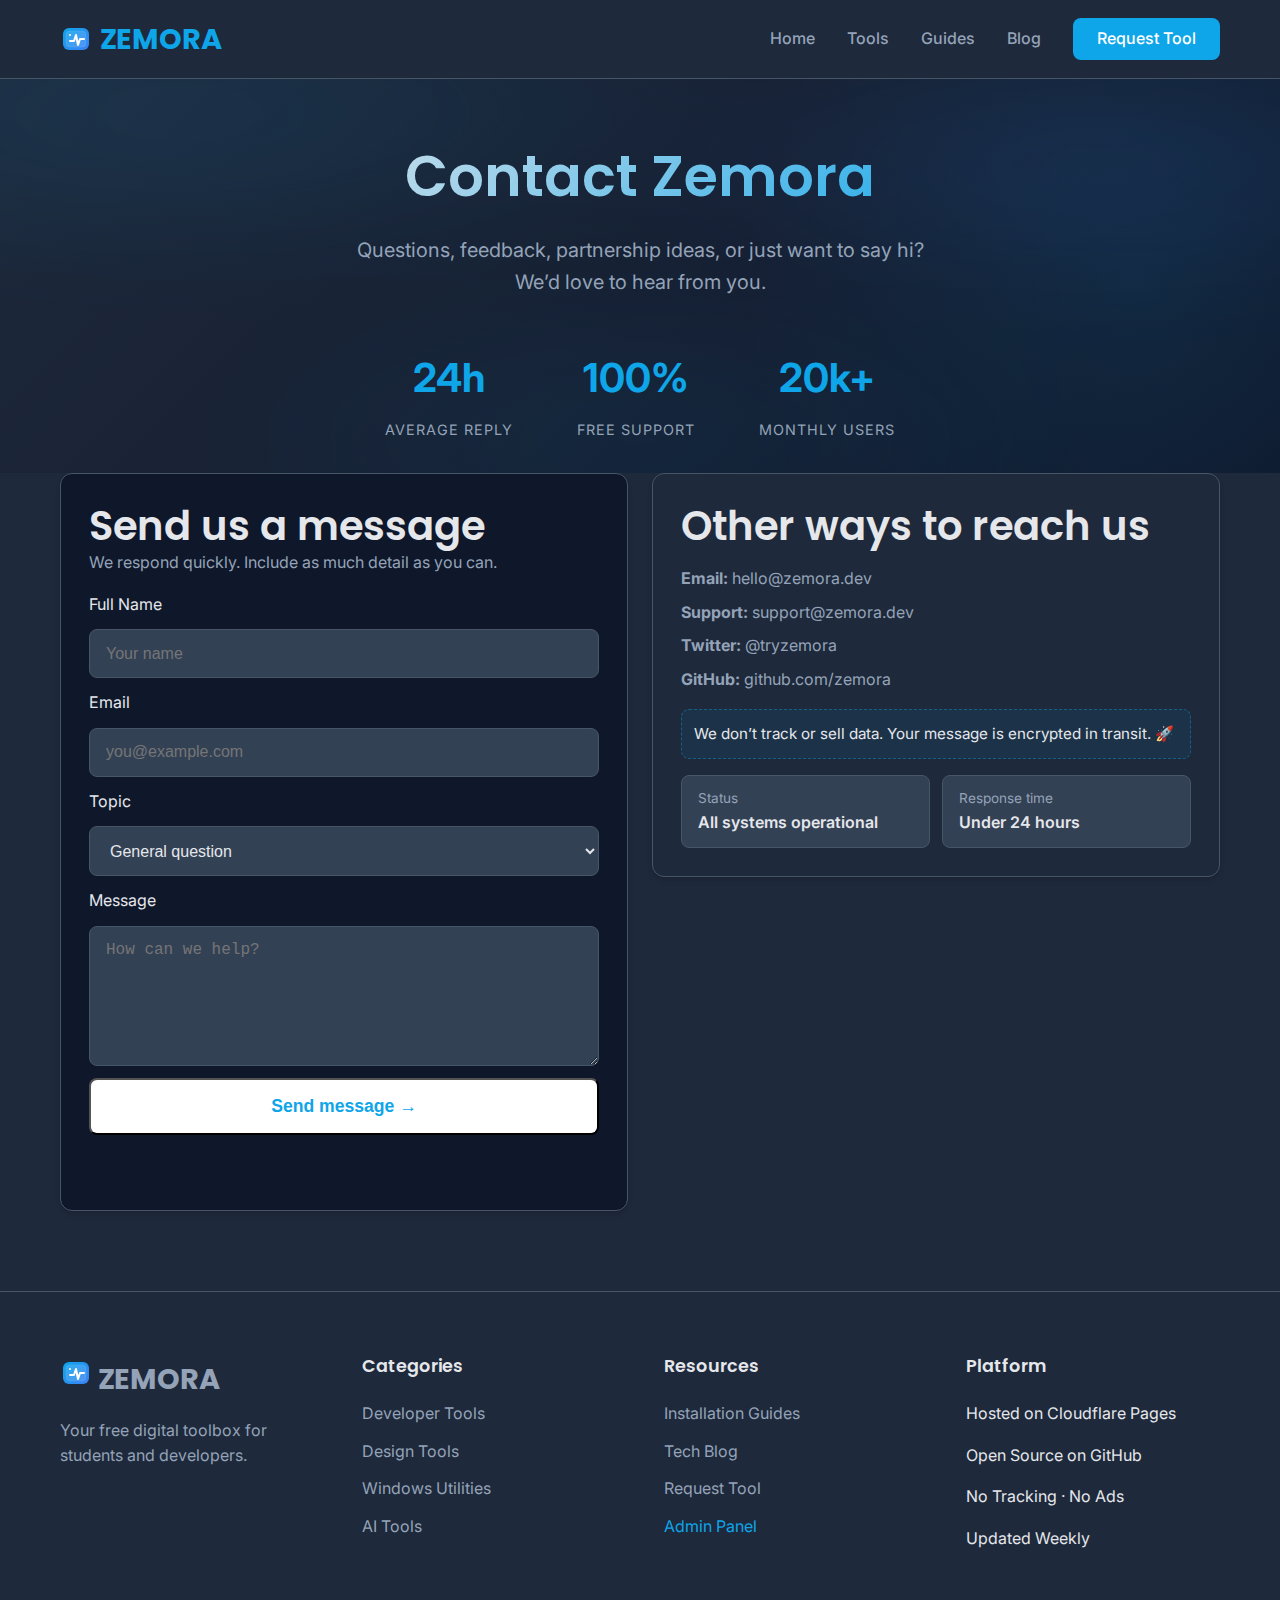
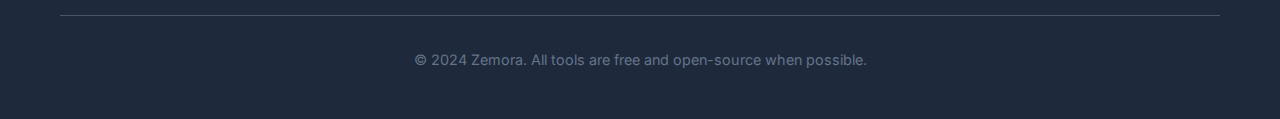
<file: contact.html>
<!DOCTYPE html>
<html lang="en">
<head>
    <meta charset="UTF-8">
    <meta name="viewport" content="width=device-width, initial-scale=1.0">
    <title>Contact - Zemora</title>
    <link href="https://fonts.googleapis.com/css2?family=Poppins:wght@300;400;500;600;700&family=Inter:wght@400;500&display=swap" rel="stylesheet">
    <link rel="stylesheet" href="assets/css/style.css">
    <link rel="icon" type="image/svg+xml" href="assets/images/favicon.svg">
</head>
<body>
    <nav class="navbar">
        <div class="container">
            <a href="/" class="logo">
                <img src="assets/images/logo.svg" alt="Zemora" class="logo-mark">
                <span class="logo-text">ZEMORA</span>
            </a>
            <div class="nav-links">
                <a href="index.html">Home</a>
                <a href="tools.html">Tools</a>
                <a href="guides.html">Guides</a>
                <a href="blog.html">Blog</a>
                <a href="request.html" class="request-btn">Request Tool</a>
            </div>
            <button class="mobile-menu-btn">☰</button>
        </div>
    </nav>

    <section class="hero" style="padding: 4rem 0 2rem;">
        <div class="container">
            <div class="hero-content">
                <h1 class="hero-title">Contact Zemora</h1>
                <p class="hero-subtitle">Questions, feedback, partnership ideas, or just want to say hi? We’d love to hear from you.</p>
                <div class="hero-stats" style="grid-template-columns: repeat(auto-fit, minmax(180px,1fr));">
                    <div class="stat">
                        <div class="stat-number">24h</div>
                        <div class="stat-label">Average reply</div>
                    </div>
                    <div class="stat">
                        <div class="stat-number">100%</div>
                        <div class="stat-label">Free support</div>
                    </div>
                    <div class="stat">
                        <div class="stat-number">20k+</div>
                        <div class="stat-label">Monthly users</div>
                    </div>
                </div>
            </div>
        </div>
    </section>

    <section class="featured-tools" style="padding-top:0;">
        <div class="container contact-grid">
            <div class="contact-card">
                <h2>Send us a message</h2>
                <p style="color: var(--text-secondary); margin-bottom: 1rem;">We respond quickly. Include as much detail as you can.</p>
                <form id="contactForm" class="stacked-form">
                    <label>Full Name</label>
                    <input type="text" id="contactName" placeholder="Your name" required>
                    <label>Email</label>
                    <input type="email" id="contactEmail" placeholder="you@example.com" required>
                    <label>Topic</label>
                    <select id="contactTopic">
                        <option>General question</option>
                        <option>Tool request follow-up</option>
                        <option>Partnership</option>
                        <option>Bug report</option>
                    </select>
                    <label>Message</label>
                    <textarea id="contactMessage" rows="5" placeholder="How can we help?" required></textarea>
                    <button type="submit" class="cta-button">Send message →</button>
                    <p id="contactStatus" class="status-text" aria-live="polite"></p>
                </form>
            </div>

            <div class="contact-card alt">
                <h2>Other ways to reach us</h2>
                <ul class="contact-list">
                    <li><strong>Email:</strong> hello@zemora.dev</li>
                    <li><strong>Support:</strong> support@zemora.dev</li>
                    <li><strong>Twitter:</strong> @tryzemora</li>
                    <li><strong>GitHub:</strong> github.com/zemora</li>
                </ul>
                <div class="notice">
                    We don’t track or sell data. Your message is encrypted in transit. 🚀
                </div>
                <div class="mini-panels">
                    <div class="mini-panel">
                        <div class="mini-title">Status</div>
                        <div class="mini-value">All systems operational</div>
                    </div>
                    <div class="mini-panel">
                        <div class="mini-title">Response time</div>
                        <div class="mini-value">Under 24 hours</div>
                    </div>
                </div>
            </div>
        </div>
    </section>

    <footer>
        <div class="container">
            <div class="footer-grid">
                <div class="footer-col">
                    <a href="/" class="logo">
                        <img src="assets/images/logo.svg" alt="Zemora" class="logo-mark">
                        <span class="logo-text">ZEMORA</span>
                    </a>
                    <p class="footer-tagline">Your free digital toolbox for students and developers.</p>
                </div>
                <div class="footer-col">
                    <h4>Categories</h4>
                    <a href="tools.html?category=developer">Developer Tools</a>
                    <a href="tools.html?category=design">Design Tools</a>
                    <a href="tools.html?category=windows">Windows Utilities</a>
                    <a href="tools.html?category=ai">AI Tools</a>
                </div>
                <div class="footer-col">
                    <h4>Resources</h4>
                    <a href="guides.html">Installation Guides</a>
                    <a href="blog.html">Tech Blog</a>
                    <a href="request.html">Request Tool</a>
                    <a href="/admin/index.html" style="color: #0ea5e9;">Admin Panel</a>
                </div>
                <div class="footer-col">
                    <h4>Platform</h4>
                    <p>Hosted on Cloudflare Pages</p>
                    <p>Open Source on GitHub</p>
                    <p>No Tracking · No Ads</p>
                    <p>Updated Weekly</p>
                </div>
            </div>
            <div class="footer-bottom">
                <p>© 2024 Zemora. All tools are free and open-source when possible.</p>
            </div>
        </div>
    </footer>

    <script src="assets/js/app.js"></script>
    <script>
        const form = document.getElementById('contactForm');
        const statusEl = document.getElementById('contactStatus');
        form.addEventListener('submit', function(e) {
            e.preventDefault();
            statusEl.textContent = 'Sending...';
            setTimeout(() => {
                statusEl.textContent = 'Message sent! We’ll get back within 24 hours.';
                form.reset();
            }, 700);
        });
    </script>
</body>
</html>
</file>
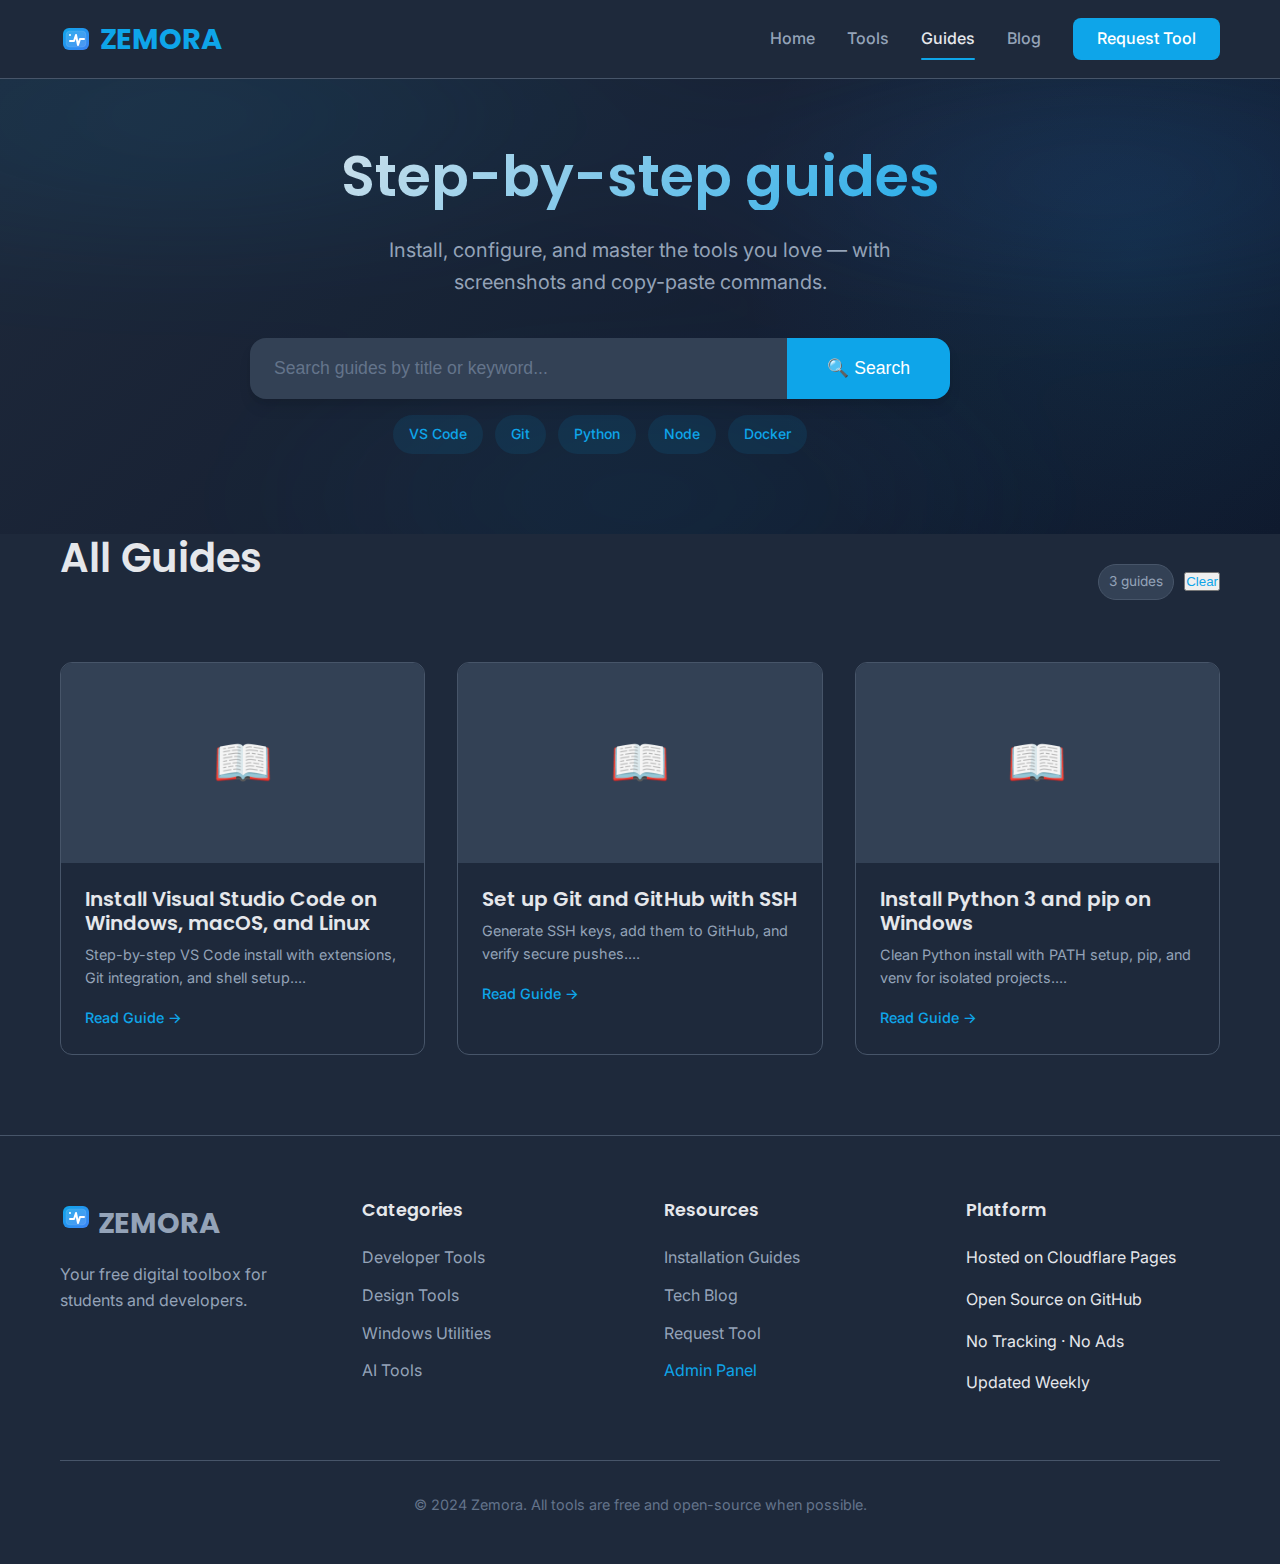
<file: guides.html>
<!DOCTYPE html>
<html lang="en">
<head>
    <meta charset="UTF-8">
    <meta name="viewport" content="width=device-width, initial-scale=1.0">
    <title>Guides - Zemora</title>
    <link href="https://fonts.googleapis.com/css2?family=Poppins:wght@300;400;500;600;700&family=Inter:wght@400;500&display=swap" rel="stylesheet">
    <link rel="stylesheet" href="assets/css/style.css">
    <link rel="icon" type="image/svg+xml" href="assets/images/favicon.svg">
</head>
<body>
    <nav class="navbar">
        <div class="container">
            <a href="/" class="logo">
                <img src="assets/images/logo.svg" alt="Zemora" class="logo-mark">
                <span class="logo-text">ZEMORA</span>
            </a>
            <div class="nav-links">
                <a href="index.html">Home</a>
                <a href="tools.html">Tools</a>
                <a href="guides.html" class="active">Guides</a>
                <a href="blog.html">Blog</a>
                <a href="request.html" class="request-btn">Request Tool</a>
            </div>
            <button class="mobile-menu-btn">☰</button>
        </div>
    </nav>

    <section class="hero" style="padding: 4rem 0 2rem;">
        <div class="container">
            <div class="hero-content">
                <h1 class="hero-title">Step-by-step guides</h1>
                <p class="hero-subtitle">Install, configure, and master the tools you love — with screenshots and copy-paste commands.</p>
                <div class="hero-search" style="max-width:720px; margin-top:1.5rem;">
                    <div class="search-box">
                        <input type="text" id="guidesSearch" placeholder="Search guides by title or keyword...">
                        <button id="guidesSearchBtn">🔍 Search</button>
                    </div>
                    <div class="search-tags">
                        <span class="tag guide-tag">VS Code</span>
                        <span class="tag guide-tag">Git</span>
                        <span class="tag guide-tag">Python</span>
                        <span class="tag guide-tag">Node</span>
                        <span class="tag guide-tag">Docker</span>
                    </div>
                </div>
            </div>
        </div>
    </section>

    <section class="featured-tools" style="padding-top:0;">
        <div class="container">
            <div class="section-header">
                <h2 class="section-title">All Guides</h2>
                <div class="inline">
                    <span id="guidesCount" class="pill" style="background: var(--bg-tertiary); color: var(--text-secondary);">0 guides</span>
                    <button class="view-all" id="guidesClear">Clear</button>
                </div>
            </div>
            <div id="guidesContainer" class="guides-grid">
                <!-- Guides loaded via JS -->
            </div>
        </div>
    </section>

    <footer>
        <div class="container">
            <div class="footer-grid">
                <div class="footer-col">
                    <a href="/" class="logo">
                        <img src="assets/images/logo.svg" alt="Zemora" class="logo-mark">
                        <span class="logo-text">ZEMORA</span>
                    </a>
                    <p class="footer-tagline">Your free digital toolbox for students and developers.</p>
                </div>
                <div class="footer-col">
                    <h4>Categories</h4>
                    <a href="tools.html?category=developer">Developer Tools</a>
                    <a href="tools.html?category=design">Design Tools</a>
                    <a href="tools.html?category=windows">Windows Utilities</a>
                    <a href="tools.html?category=ai">AI Tools</a>
                </div>
                <div class="footer-col">
                    <h4>Resources</h4>
                    <a href="guides.html">Installation Guides</a>
                    <a href="blog.html">Tech Blog</a>
                    <a href="request.html">Request Tool</a>
                    <a href="/admin/index.html" style="color: #0ea5e9;">Admin Panel</a>
                </div>
                <div class="footer-col">
                    <h4>Platform</h4>
                    <p>Hosted on Cloudflare Pages</p>
                    <p>Open Source on GitHub</p>
                    <p>No Tracking · No Ads</p>
                    <p>Updated Weekly</p>
                </div>
            </div>
            <div class="footer-bottom">
                <p>© 2024 Zemora. All tools are free and open-source when possible.</p>
            </div>
        </div>
    </footer>

    <script src="assets/js/app.js"></script>
    <script src="assets/js/guides.js"></script>
</body>
</html>
</file>
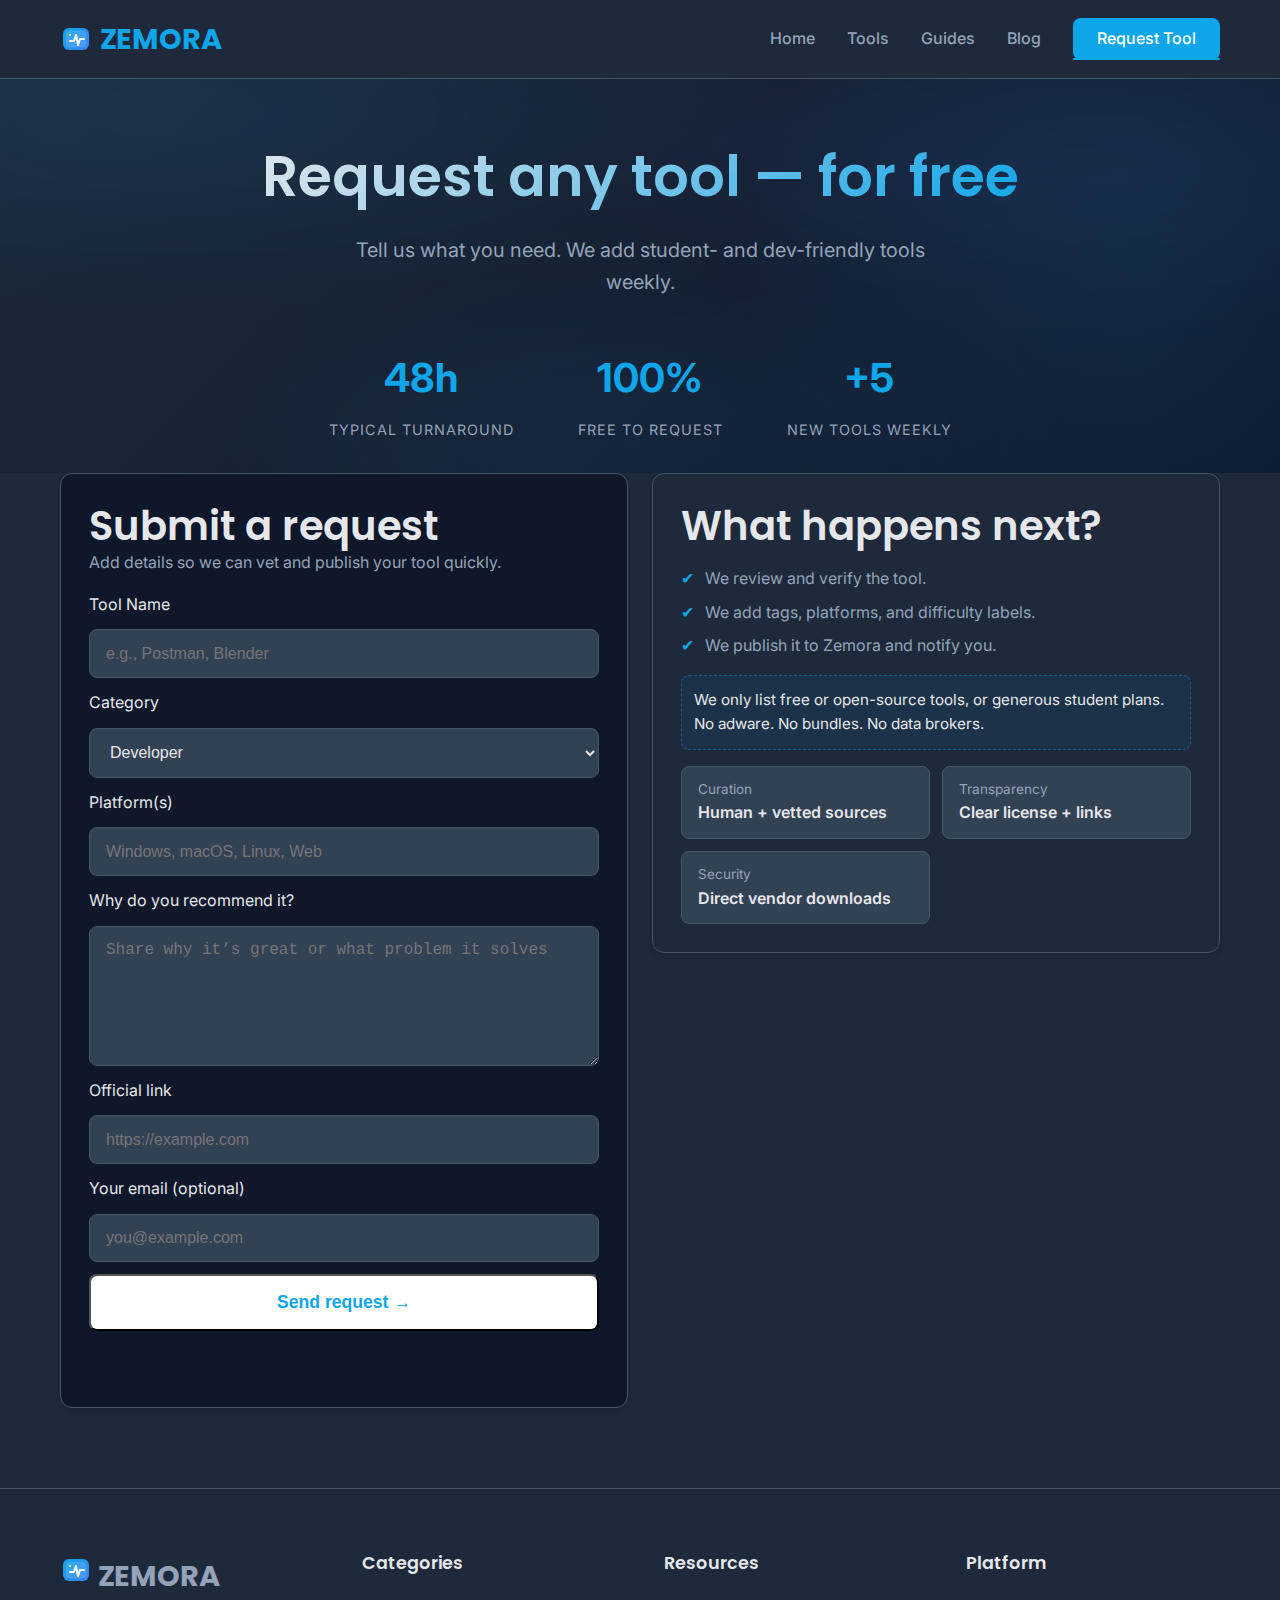
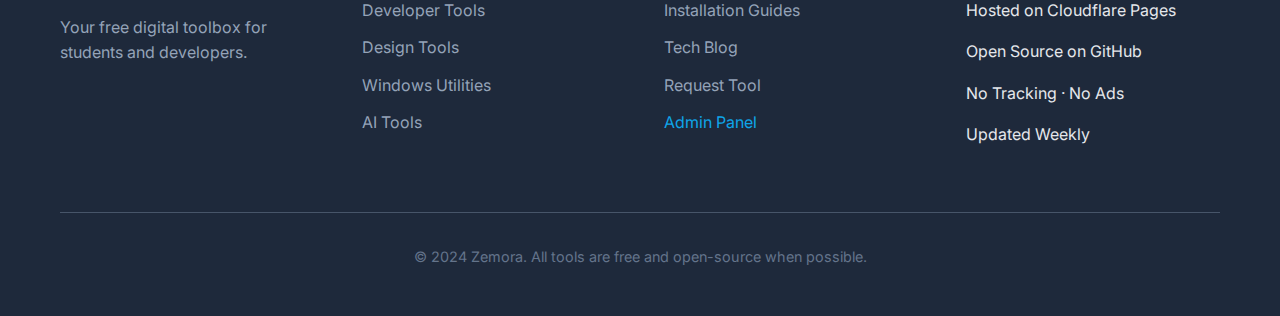
<file: request.html>
<!DOCTYPE html>
<html lang="en">
<head>
    <meta charset="UTF-8">
    <meta name="viewport" content="width=device-width, initial-scale=1.0">
    <title>Request a Tool - Zemora</title>
    <link href="https://fonts.googleapis.com/css2?family=Poppins:wght@300;400;500;600;700&family=Inter:wght@400;500&display=swap" rel="stylesheet">
    <link rel="stylesheet" href="assets/css/style.css">
    <link rel="icon" type="image/svg+xml" href="assets/images/favicon.svg">
</head>
<body>
    <nav class="navbar">
        <div class="container">
            <a href="/" class="logo">
                <img src="assets/images/logo.svg" alt="Zemora" class="logo-mark">
                <span class="logo-text">ZEMORA</span>
            </a>
            <div class="nav-links">
                <a href="index.html">Home</a>
                <a href="tools.html">Tools</a>
                <a href="guides.html">Guides</a>
                <a href="blog.html">Blog</a>
                <a href="request.html" class="request-btn active">Request Tool</a>
            </div>
            <button class="mobile-menu-btn">☰</button>
        </div>
    </nav>

    <section class="hero" style="padding: 4rem 0 2rem;">
        <div class="container">
            <div class="hero-content">
                <h1 class="hero-title">Request any tool — for free</h1>
                <p class="hero-subtitle">Tell us what you need. We add student- and dev-friendly tools weekly.</p>
                <div class="hero-stats" style="grid-template-columns: repeat(auto-fit, minmax(180px,1fr));">
                    <div class="stat">
                        <div class="stat-number">48h</div>
                        <div class="stat-label">Typical turnaround</div>
                    </div>
                    <div class="stat">
                        <div class="stat-number">100%</div>
                        <div class="stat-label">Free to request</div>
                    </div>
                    <div class="stat">
                        <div class="stat-number">+5</div>
                        <div class="stat-label">New tools weekly</div>
                    </div>
                </div>
            </div>
        </div>
    </section>

    <section class="featured-tools" style="padding-top:0;">
        <div class="container contact-grid">
            <div class="contact-card">
                <h2>Submit a request</h2>
                <p style="color: var(--text-secondary); margin-bottom: 1rem;">Add details so we can vet and publish your tool quickly.</p>
                <form id="requestForm" class="stacked-form">
                    <label>Tool Name</label>
                    <input type="text" id="reqName" placeholder="e.g., Postman, Blender" required>
                    <label>Category</label>
                    <select id="reqCategory">
                        <option>Developer</option>
                        <option>Design</option>
                        <option>AI</option>
                        <option>Windows</option>
                        <option>Security</option>
                        <option>Mobile</option>
                        <option>Productivity</option>
                    </select>
                    <label>Platform(s)</label>
                    <input type="text" id="reqPlatforms" placeholder="Windows, macOS, Linux, Web" required>
                    <label>Why do you recommend it?</label>
                    <textarea id="reqReason" rows="4" placeholder="Share why it’s great or what problem it solves" required></textarea>
                    <label>Official link</label>
                    <input type="url" id="reqLink" placeholder="https://example.com" required>
                    <label>Your email (optional)</label>
                    <input type="email" id="reqEmail" placeholder="you@example.com">
                    <button type="submit" class="cta-button">Send request →</button>
                    <p id="reqStatus" class="status-text" aria-live="polite"></p>
                </form>
            </div>

            <div class="contact-card alt">
                <h2>What happens next?</h2>
                <ol class="checklist">
                    <li>We review and verify the tool.</li>
                    <li>We add tags, platforms, and difficulty labels.</li>
                    <li>We publish it to Zemora and notify you.</li>
                </ol>
                <div class="notice">
                    We only list free or open-source tools, or generous student plans. No adware. No bundles. No data brokers.
                </div>
                <div class="mini-panels">
                    <div class="mini-panel">
                        <div class="mini-title">Curation</div>
                        <div class="mini-value">Human + vetted sources</div>
                    </div>
                    <div class="mini-panel">
                        <div class="mini-title">Transparency</div>
                        <div class="mini-value">Clear license + links</div>
                    </div>
                    <div class="mini-panel">
                        <div class="mini-title">Security</div>
                        <div class="mini-value">Direct vendor downloads</div>
                    </div>
                </div>
            </div>
        </div>
    </section>

    <footer>
        <div class="container">
            <div class="footer-grid">
                <div class="footer-col">
                    <a href="/" class="logo">
                        <img src="assets/images/logo.svg" alt="Zemora" class="logo-mark">
                        <span class="logo-text">ZEMORA</span>
                    </a>
                    <p class="footer-tagline">Your free digital toolbox for students and developers.</p>
                </div>
                <div class="footer-col">
                    <h4>Categories</h4>
                    <a href="tools.html?category=developer">Developer Tools</a>
                    <a href="tools.html?category=design">Design Tools</a>
                    <a href="tools.html?category=windows">Windows Utilities</a>
                    <a href="tools.html?category=ai">AI Tools</a>
                </div>
                <div class="footer-col">
                    <h4>Resources</h4>
                    <a href="guides.html">Installation Guides</a>
                    <a href="blog.html">Tech Blog</a>
                    <a href="request.html">Request Tool</a>
                    <a href="/admin/index.html" style="color: #0ea5e9;">Admin Panel</a>
                </div>
                <div class="footer-col">
                    <h4>Platform</h4>
                    <p>Hosted on Cloudflare Pages</p>
                    <p>Open Source on GitHub</p>
                    <p>No Tracking · No Ads</p>
                    <p>Updated Weekly</p>
                </div>
            </div>
            <div class="footer-bottom">
                <p>© 2024 Zemora. All tools are free and open-source when possible.</p>
            </div>
        </div>
    </footer>

    <script src="assets/js/app.js"></script>
    <script>
        const reqForm = document.getElementById('requestForm');
        const reqStatus = document.getElementById('reqStatus');
        reqForm.addEventListener('submit', (e) => {
            e.preventDefault();
            reqStatus.textContent = 'Submitting...';
            setTimeout(() => {
                reqStatus.textContent = 'Thanks! Your request has been logged. We’ll review it soon.';
                reqForm.reset();
            }, 800);
        });
    </script>
</body>
</html>
</file>
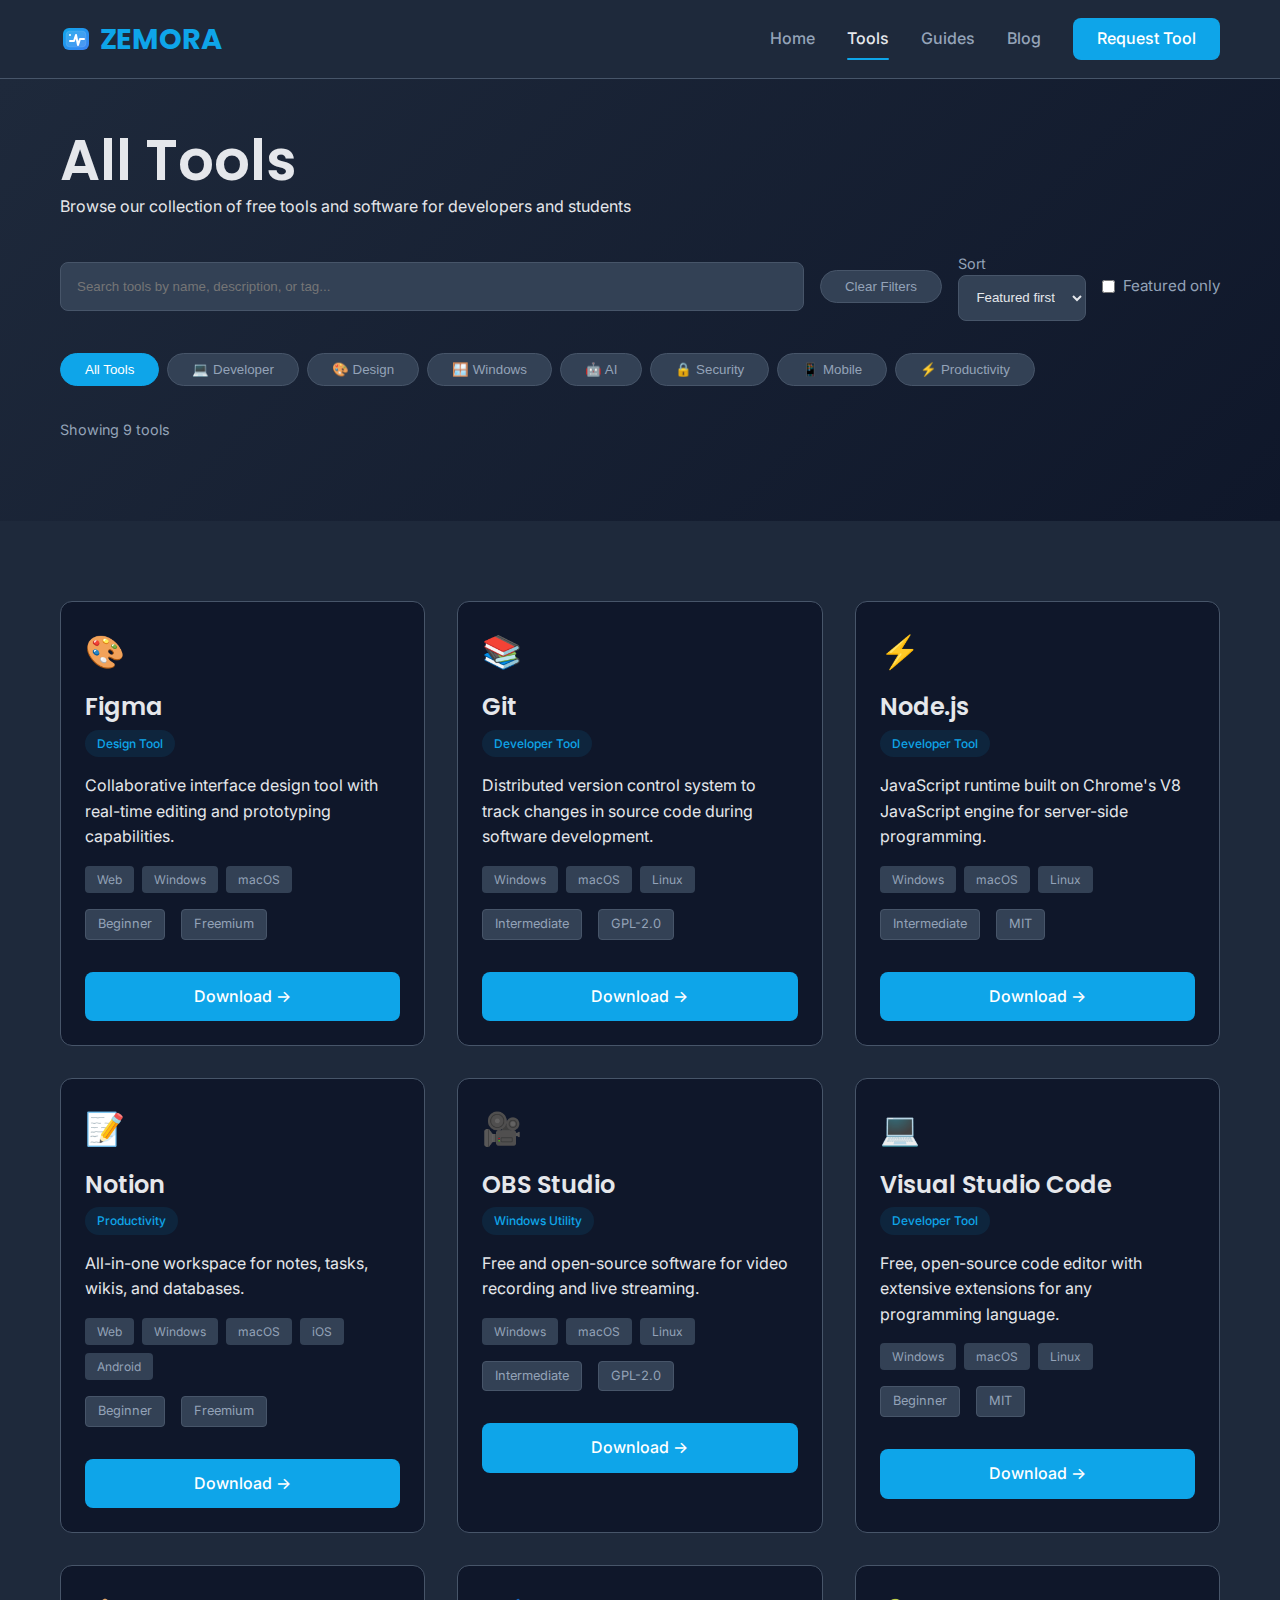
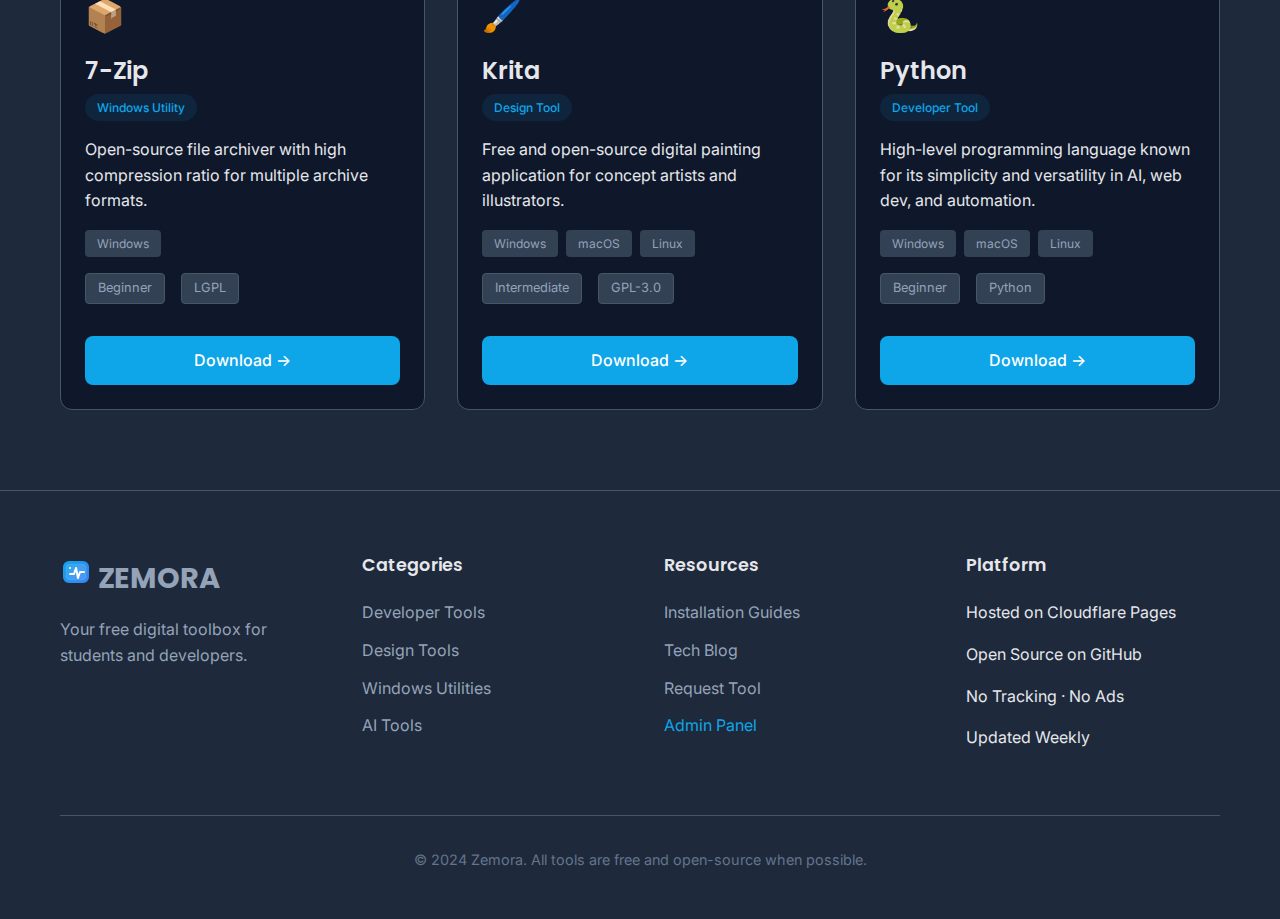
<file: tools.html>
<!DOCTYPE html>
<html lang="en">
<head>
    <meta charset="UTF-8">
    <meta name="viewport" content="width=device-width, initial-scale=1.0">
    <title>All Tools - Zemora</title>
    <link href="https://fonts.googleapis.com/css2?family=Poppins:wght@300;400;500;600;700&family=Inter:wght@400;500&display=swap" rel="stylesheet">
    <link rel="stylesheet" href="assets/css/style.css">
    <link rel="icon" type="image/svg+xml" href="assets/images/favicon.svg">
    <style>
        .tools-header {
            padding: 3rem 0;
            background: linear-gradient(135deg, var(--bg-secondary) 0%, var(--bg-primary) 100%);
        }
        
        .tools-controls {
            display: flex;
            flex-wrap: wrap;
            gap: 1rem;
            margin: 2rem 0;
            align-items: center;
        }
        
        .tools-search {
            flex: 1;
            min-width: 300px;
        }
        
        .tools-search input {
            width: 100%;
            padding: 1rem;
            background: var(--bg-tertiary);
            border: 1px solid var(--border);
            border-radius: var(--radius-sm);
            color: var(--text-primary);
        }
        
        .category-filters {
            display: flex;
            gap: 0.5rem;
            flex-wrap: wrap;
            margin: 1rem 0 2rem;
        }
        
        .category-btn {
            padding: 0.5rem 1.5rem;
            background: var(--bg-tertiary);
            border: 1px solid var(--border);
            border-radius: 50px;
            color: var(--text-secondary);
            cursor: pointer;
            transition: var(--transition);
        }
        
        .category-btn:hover,
        .category-btn.active {
            background: var(--accent-primary);
            color: white;
            border-color: var(--accent-primary);
        }
        
        .tools-stats {
            color: var(--text-secondary);
            font-size: 0.9rem;
            margin-bottom: 2rem;
        }
        
        .no-results {
            text-align: center;
            padding: 4rem 2rem;
            color: var(--text-secondary);
        }
        
        .tool-meta {
            display: flex;
            gap: 1rem;
            margin: 1rem 0;
            font-size: 0.8rem;
            color: var(--text-secondary);
        }
        
        .tool-difficulty,
        .tool-license {
            padding: 0.25rem 0.75rem;
            background: var(--bg-tertiary);
            border-radius: 4px;
        }
    </style>
</head>
<body>
    <nav class="navbar">
        <div class="container">
            <a href="/" class="logo">
                <img src="assets/images/logo.svg" alt="Zemora" class="logo-mark">
                <span class="logo-text">ZEMORA</span>
            </a>
            <div class="nav-links">
                <a href="index.html">Home</a>
                <a href="tools.html" class="active">Tools</a>
                <a href="guides.html">Guides</a>
                <a href="blog.html">Blog</a>
                <a href="request.html" class="request-btn">Request Tool</a>
            </div>
            <button class="mobile-menu-btn">☰</button>
        </div>
    </nav>

    <section class="tools-header">
        <div class="container">
            <h1>All Tools</h1>
            <p>Browse our collection of free tools and software for developers and students</p>
            
            <div class="tools-controls">
                <div class="tools-search">
                    <input type="text" id="toolsSearch" placeholder="Search tools by name, description, or tag...">
                </div>
                <button id="clearFilters" class="category-btn">Clear Filters</button>
            </div>
            
            <div class="category-filters">
                <button class="category-btn active" data-category="all">All Tools</button>
                <button class="category-btn" data-category="developer">💻 Developer</button>
                <button class="category-btn" data-category="design">🎨 Design</button>
                <button class="category-btn" data-category="windows">🪟 Windows</button>
                <button class="category-btn" data-category="ai">🤖 AI</button>
                <button class="category-btn" data-category="security">🔒 Security</button>
                <button class="category-btn" data-category="mobile">📱 Mobile</button>
                <button class="category-btn" data-category="productivity">⚡ Productivity</button>
            </div>
            
            <div class="tools-stats">
                Showing <span id="toolsCount">0</span> tools
            </div>
        </div>
    </section>

    <section class="featured-tools">
        <div class="container">
            <div id="toolsContainer" class="tools-grid">
                <!-- Tools will be loaded here -->
            </div>
        </div>
    </section>

    <footer>
        <div class="container">
            <div class="footer-grid">
                <div class="footer-col">
                    <a href="/" class="logo">
                        <img src="assets/images/logo.svg" alt="Zemora" class="logo-mark">
                        <span class="logo-text">ZEMORA</span>
                    </a>
                    <p class="footer-tagline">Your free digital toolbox for students and developers.</p>
                </div>
                <div class="footer-col">
                    <h4>Categories</h4>
                    <a href="tools.html?category=developer">Developer Tools</a>
                    <a href="tools.html?category=design">Design Tools</a>
                    <a href="tools.html?category=windows">Windows Utilities</a>
                    <a href="tools.html?category=ai">AI Tools</a>
                </div>
                <div class="footer-col">
                    <h4>Resources</h4>
                    <a href="guides.html">Installation Guides</a>
                    <a href="blog.html">Tech Blog</a>
                    <a href="request.html">Request Tool</a>
                    <a href="/admin/index.html" style="color: #0ea5e9;">Admin Panel</a>
                </div>
                <div class="footer-col">
                    <h4>Platform</h4>
                    <p>Hosted on Cloudflare Pages</p>
                    <p>Open Source on GitHub</p>
                    <p>No Tracking · No Ads</p>
                    <p>Updated Weekly</p>
                </div>
            </div>
            <div class="footer-bottom">
                <p>© 2024 Zemora. All tools are free and open-source when possible.</p>
            </div>
        </div>
    </footer>

    <script src="assets/js/app.js"></script>
    <script src="assets/js/tools.js"></script>
</body>
</html>
</file>
<file: assets/css/style.css>
/* ===== ROOT VARIABLES ===== */
:root {
    --bg-primary: #0f172a;
    --bg-secondary: #1e293b;
    --bg-tertiary: #334155;
    --accent-primary: #0ea5e9;
    --accent-secondary: #3b82f6;
    --text-primary: #e5e7eb;
    --text-secondary: #94a3b8;
    --text-tertiary: #64748b;
    --border: #475569;
    --success: #10b981;
    --warning: #f59e0b;
    --danger: #ef4444;
    --radius-sm: 8px;
    --radius-md: 12px;
    --radius-lg: 16px;
    --shadow: 0 4px 6px -1px rgba(0, 0, 0, 0.1), 0 2px 4px -1px rgba(0, 0, 0, 0.06);
    --shadow-lg: 0 10px 15px -3px rgba(0, 0, 0, 0.1), 0 4px 6px -2px rgba(0, 0, 0, 0.05);
    --transition: all 0.3s ease;
}

/* ===== RESET & BASE ===== */
* {
    margin: 0;
    padding: 0;
    box-sizing: border-box;
}

html {
    scroll-behavior: smooth;
}

body {
    font-family: 'Inter', sans-serif;
    background-color: var(--bg-primary);
    color: var(--text-primary);
    line-height: 1.6;
    overflow-x: hidden;
}

.container {
    max-width: 1200px;
    margin: 0 auto;
    padding: 0 20px;
}

/* ===== TYPOGRAPHY ===== */
h1, h2, h3, h4 {
    font-family: 'Poppins', sans-serif;
    font-weight: 600;
    line-height: 1.2;
}

h1 {
    font-size: 3.5rem;
}

h2 {
    font-size: 2.5rem;
}

h3 {
    font-size: 1.5rem;
}

p {
    margin-bottom: 1rem;
}

a {
    color: inherit;
    text-decoration: none;
    transition: var(--transition);
}

/* ===== NAVBAR ===== */
.navbar {
    background-color: var(--bg-secondary);
    padding: 1rem 0;
    position: sticky;
    top: 0;
    z-index: 100;
    border-bottom: 1px solid var(--border);
}

.navbar .container {
    display: flex;
    justify-content: space-between;
    align-items: center;
}

.logo {
    display: flex;
    align-items: center;
    gap: 0.5rem;
    font-family: 'Poppins', sans-serif;
    font-size: 1.8rem;
    font-weight: 700;
    color: var(--accent-primary);
}

.logo-mark {
    height: 32px;
    width: 32px;
    display: inline-block;
}

.logo-icon {
    font-size: 1.5rem;
}

.nav-links {
    display: flex;
    gap: 2rem;
    align-items: center;
}

.nav-links a {
    color: var(--text-secondary);
    font-weight: 500;
    padding: 0.5rem 0;
    position: relative;
}

.nav-links a:hover,
.nav-links a.active {
    color: var(--text-primary);
}

.nav-links a.active::after {
    content: '';
    position: absolute;
    bottom: 0;
    left: 0;
    right: 0;
    height: 2px;
    background-color: var(--accent-primary);
    border-radius: 2px;
}

.request-btn {
    background-color: var(--accent-primary);
    color: white !important;
    padding: 0.5rem 1.5rem !important;
    border-radius: var(--radius-sm);
}

.request-btn:hover {
    background-color: var(--accent-secondary);
    transform: translateY(-1px);
}

.mobile-menu-btn {
    display: none;
    background: none;
    border: none;
    color: var(--text-primary);
    font-size: 1.5rem;
    cursor: pointer;
}

/* ===== HERO SECTION ===== */
.hero {
    padding: 5rem 0;
    background: linear-gradient(135deg, var(--bg-secondary) 0%, var(--bg-primary) 100%);
    position: relative;
    overflow: hidden;
}

.hero::before {
    content: '';
    position: absolute;
    top: -50%;
    right: -20%;
    width: 800px;
    height: 800px;
    background: radial-gradient(circle, rgba(14, 165, 233, 0.1) 0%, transparent 70%);
    z-index: 0;
}

.hero::after {
    content: '';
    position: absolute;
    inset: -20% -10%;
    background: radial-gradient(40% 30% at 20% 20%, rgba(14,165,233,0.14), transparent),
                radial-gradient(35% 25% at 80% 30%, rgba(59,130,246,0.14), transparent),
                radial-gradient(30% 30% at 50% 80%, rgba(14,165,233,0.10), transparent);
    filter: blur(50px);
    opacity: 0.8;
    animation: fluidGlow 14s ease-in-out infinite alternate;
    z-index: 0;
}

@keyframes fluidGlow {
    0% {
        transform: translate3d(0, 0, 0) scale(1);
        opacity: 0.75;
    }
    50% {
        transform: translate3d(1%, -2%, 0) scale(1.05);
        opacity: 0.9;
    }
    100% {
        transform: translate3d(-1%, 2%, 0) scale(1.08);
        opacity: 0.8;
    }
}

.hero .container {
    position: relative;
    z-index: 1;
}

.hero-content {
    max-width: 800px;
    margin: 0 auto;
    text-align: center;
}

.hero-title {
    font-size: 3.5rem;
    margin-bottom: 1.5rem;
    background: linear-gradient(135deg, var(--text-primary) 0%, var(--accent-primary) 100%);
    -webkit-background-clip: text;
    -webkit-text-fill-color: transparent;
    background-clip: text;
}

.hero-subtitle {
    font-size: 1.25rem;
    color: var(--text-secondary);
    margin-bottom: 2.5rem;
    max-width: 600px;
    margin-left: auto;
    margin-right: auto;
}

.hero-search {
    margin-bottom: 3rem;
}

.search-box {
    display: flex;
    max-width: 700px;
    margin: 0 auto 1rem;
    border-radius: var(--radius-lg);
    overflow: hidden;
    box-shadow: var(--shadow-lg);
}

.search-box input {
    flex: 1;
    padding: 1.25rem 1.5rem;
    border: none;
    background-color: var(--bg-tertiary);
    color: var(--text-primary);
    font-size: 1.1rem;
}

.search-box input::placeholder {
    color: var(--text-tertiary);
}

.search-box button {
    padding: 0 2.5rem;
    background-color: var(--accent-primary);
    color: white;
    border: none;
    font-size: 1.1rem;
    font-weight: 500;
    cursor: pointer;
    transition: var(--transition);
}

.search-box button:hover {
    background-color: var(--accent-secondary);
}

.search-tags {
    display: flex;
    justify-content: center;
    gap: 0.75rem;
    flex-wrap: wrap;
}

.tag {
    padding: 0.5rem 1rem;
    background-color: rgba(14, 165, 233, 0.1);
    color: var(--accent-primary);
    border-radius: 50px;
    font-size: 0.875rem;
    font-weight: 500;
    cursor: pointer;
    transition: var(--transition);
}

.tag:hover {
    background-color: rgba(14, 165, 233, 0.2);
    transform: translateY(-1px);
}

.hero-stats {
    display: flex;
    justify-content: center;
    gap: 4rem;
    margin-top: 3rem;
}

.stat {
    text-align: center;
}

.stat-number {
    font-size: 2.5rem;
    font-weight: 700;
    color: var(--accent-primary);
    margin-bottom: 0.5rem;
}

.stat-label {
    color: var(--text-secondary);
    font-size: 0.9rem;
    text-transform: uppercase;
    letter-spacing: 1px;
}

/* ===== CATEGORIES ===== */
.categories {
    padding: 5rem 0;
}

.section-title {
    text-align: center;
    margin-bottom: 3rem;
    color: var(--text-primary);
}

.category-grid {
    display: grid;
    grid-template-columns: repeat(auto-fit, minmax(250px, 1fr));
    gap: 1.5rem;
}

.category-card {
    background-color: var(--bg-secondary);
    padding: 2rem;
    border-radius: var(--radius-md);
    border: 1px solid var(--border);
    text-align: center;
    transition: var(--transition);
}

.category-card:hover {
    border-color: var(--accent-primary);
    transform: translateY(-5px);
    box-shadow: var(--shadow-lg);
}

.category-icon {
    font-size: 2.5rem;
    margin-bottom: 1rem;
}

.category-card h3 {
    margin-bottom: 0.5rem;
    color: var(--text-primary);
}

.category-card p {
    color: var(--text-secondary);
    font-size: 0.9rem;
}

/* ===== FEATURED TOOLS ===== */
.featured-tools {
    padding: 5rem 0;
    background-color: var(--bg-secondary);
}

.section-header {
    display: flex;
    justify-content: space-between;
    align-items: center;
    margin-bottom: 2rem;
}

.view-all {
    color: var(--accent-primary);
    font-weight: 500;
}

.view-all:hover {
    text-decoration: underline;
}

.tools-grid {
    display: grid;
    grid-template-columns: repeat(auto-fill, minmax(350px, 1fr));
    gap: 2rem;
}

.tool-card {
    background-color: var(--bg-primary);
    border-radius: var(--radius-md);
    padding: 1.5rem;
    border: 1px solid var(--border);
    transition: var(--transition);
}

.tool-card:hover {
    border-color: var(--accent-primary);
    transform: translateY(-3px);
    box-shadow: var(--shadow-lg);
}

.tool-icon {
    font-size: 2rem;
    margin-bottom: 1rem;
}

.tool-card h3 {
    margin-bottom: 0.5rem;
}

.tool-category {
    display: inline-block;
    padding: 0.25rem 0.75rem;
    background-color: rgba(14, 165, 233, 0.1);
    color: var(--accent-primary);
    border-radius: 50px;
    font-size: 0.75rem;
    font-weight: 500;
    margin-bottom: 1rem;
}

.tool-platforms {
    display: flex;
    gap: 0.5rem;
    margin-bottom: 1rem;
    flex-wrap: wrap;
}

.platform-tag {
    padding: 0.25rem 0.75rem;
    background-color: var(--bg-tertiary);
    color: var(--text-secondary);
    border-radius: 4px;
    font-size: 0.75rem;
}

.download-btn {
    display: inline-block;
    padding: 0.75rem 1.5rem;
    background-color: var(--accent-primary);
    color: white;
    border-radius: var(--radius-sm);
    font-weight: 500;
    width: 100%;
    text-align: center;
    margin-top: 1rem;
}

.download-btn:hover {
    background-color: var(--accent-secondary);
    transform: translateY(-1px);
}

/* ===== LATEST GUIDES ===== */
.latest-guides {
    padding: 5rem 0;
}

.guides-grid {
    display: grid;
    grid-template-columns: repeat(auto-fill, minmax(300px, 1fr));
    gap: 2rem;
}

.guide-card {
    background-color: var(--bg-secondary);
    border-radius: var(--radius-md);
    overflow: hidden;
    border: 1px solid var(--border);
    transition: var(--transition);
}

.guide-card:hover {
    transform: translateY(-3px);
    box-shadow: var(--shadow-lg);
}

.guide-image {
    height: 200px;
    background-color: var(--bg-tertiary);
    display: flex;
    align-items: center;
    justify-content: center;
    font-size: 3rem;
    color: var(--accent-primary);
}

.guide-content {
    padding: 1.5rem;
}

.guide-title {
    margin-bottom: 0.5rem;
    font-size: 1.25rem;
}

.guide-excerpt {
    color: var(--text-secondary);
    font-size: 0.9rem;
    margin-bottom: 1rem;
}

.read-more {
    color: var(--accent-primary);
    font-weight: 500;
    font-size: 0.9rem;
}

.read-more:hover {
    text-decoration: underline;
}

/* ===== SHARED UTILITIES ===== */
.btn {
    display: inline-flex;
    align-items: center;
    justify-content: center;
    gap: 8px;
    padding: 0.85rem 1.4rem;
    border-radius: var(--radius-sm);
    border: 1px solid var(--border);
    background: var(--bg-tertiary);
    color: var(--text-primary);
    font-weight: 600;
    cursor: pointer;
    transition: var(--transition);
}

.btn:hover {
    border-color: var(--accent-primary);
    color: white;
    background: linear-gradient(135deg, var(--accent-primary), var(--accent-secondary));
    box-shadow: var(--shadow-lg);
    transform: translateY(-1px);
}

.btn.primary {
    background: linear-gradient(135deg, var(--accent-primary), var(--accent-secondary));
    color: white;
    border-color: rgba(14,165,233,0.5);
}

.btn.ghost {
    background: transparent;
    color: var(--text-secondary);
}

.inline {
    display: inline-flex;
    align-items: center;
    gap: 10px;
    flex-wrap: wrap;
}

.pill {
    display: inline-flex;
    align-items: center;
    gap: 6px;
    padding: 6px 10px;
    border-radius: 999px;
    background: var(--bg-tertiary);
    color: var(--text-secondary);
    font-size: 0.85rem;
    border: 1px solid var(--border);
}

.notice {
    background: rgba(14, 165, 233, 0.08);
    border: 1px dashed rgba(14, 165, 233, 0.4);
    color: var(--text-primary);
    padding: 12px;
    border-radius: var(--radius-sm);
    font-size: 0.95rem;
    margin: 1rem 0;
}

.tools-controls {
    display: flex;
    flex-wrap: wrap;
    gap: 1rem;
    align-items: center;
    margin: 2rem 0;
}

.category-filters {
    display: flex;
    gap: 0.5rem;
    flex-wrap: wrap;
    margin: 1rem 0 2rem;
}

.category-btn {
    padding: 0.5rem 1.5rem;
    background: var(--bg-tertiary);
    border: 1px solid var(--border);
    border-radius: 50px;
    color: var(--text-secondary);
    cursor: pointer;
    transition: var(--transition);
}

.category-btn:hover,
.category-btn.active {
    background: var(--accent-primary);
    color: white;
    border-color: var(--accent-primary);
}

.tool-meta {
    display: flex;
    gap: 0.5rem;
    flex-wrap: wrap;
    font-size: 0.85rem;
    color: var(--text-secondary);
}

.tool-difficulty,
.tool-license {
    padding: 0.25rem 0.75rem;
    background: var(--bg-tertiary);
    border-radius: 6px;
    border: 1px solid var(--border);
}

/* ===== CONTACT / REQUEST LAYOUTS ===== */
.contact-grid {
    display: grid;
    grid-template-columns: repeat(auto-fit, minmax(320px, 1fr));
    gap: 1.5rem;
    align-items: start;
}

.contact-card {
    background: var(--bg-primary);
    border: 1px solid var(--border);
    border-radius: var(--radius-md);
    padding: 1.75rem;
    box-shadow: var(--shadow);
}

.contact-card.alt {
    background: var(--bg-secondary);
}

.stacked-form {
    display: flex;
    flex-direction: column;
    gap: 0.75rem;
}

.stacked-form input,
.stacked-form select,
.stacked-form textarea {
    background: var(--bg-tertiary);
    border: 1px solid var(--border);
    color: var(--text-primary);
    padding: 0.9rem 1rem;
    border-radius: var(--radius-sm);
    font-size: 1rem;
}

.stacked-form textarea {
    resize: vertical;
    min-height: 140px;
}

.status-text {
    color: var(--accent-primary);
    font-size: 0.95rem;
    min-height: 1.2rem;
}

.contact-list {
    list-style: none;
    margin: 1rem 0;
    color: var(--text-secondary);
}

.contact-list li {
    margin-bottom: 0.5rem;
}

.checklist {
    list-style: none;
    padding-left: 0;
    margin: 1rem 0;
    color: var(--text-secondary);
}

.checklist li {
    margin-bottom: 0.5rem;
    position: relative;
    padding-left: 1.5rem;
}

.checklist li::before {
    content: "✔";
    position: absolute;
    left: 0;
    color: var(--accent-primary);
}

.mini-panels {
    display: grid;
    grid-template-columns: repeat(auto-fit, minmax(180px, 1fr));
    gap: 0.75rem;
    margin-top: 1rem;
}

.mini-panel {
    background: var(--bg-tertiary);
    border: 1px solid var(--border);
    border-radius: var(--radius-sm);
    padding: 0.75rem 1rem;
}

.mini-title {
    color: var(--text-secondary);
    font-size: 0.85rem;
}

.mini-value {
    color: var(--text-primary);
    font-weight: 600;
}

/* ===== ELEVATED SECTIONS ===== */
.panel {
    background: var(--bg-primary);
    border: 1px solid var(--border);
    border-radius: var(--radius-md);
    box-shadow: var(--shadow);
    padding: 1.5rem;
}

.glass {
    background: rgba(15, 23, 42, 0.6);
    backdrop-filter: blur(10px);
    border: 1px solid rgba(255, 255, 255, 0.05);
}

.card-gradient {
    background: linear-gradient(145deg, rgba(14,165,233,0.08), rgba(59,130,246,0.05));
    border: 1px solid rgba(14,165,233,0.15);
    box-shadow: var(--shadow-lg);
}

.badge {
    display: inline-flex;
    align-items: center;
    padding: 0.3rem 0.7rem;
    border-radius: 999px;
    background: rgba(14,165,233,0.12);
    color: var(--accent-primary);
    font-size: 0.85rem;
    border: 1px solid rgba(14,165,233,0.2);
}

.skeleton {
    position: relative;
    overflow: hidden;
    background: rgba(255,255,255,0.04);
    border-radius: var(--radius-sm);
}

.skeleton::after {
    content: '';
    position: absolute;
    inset: 0;
    background: linear-gradient(90deg, transparent, rgba(255,255,255,0.08), transparent);
    animation: shimmer 1.4s infinite;
}

@keyframes shimmer {
    0% { transform: translateX(-100%); }
    100% { transform: translateX(100%); }
}

/* ===== FLUID BACKGROUNDS (iPhone-like blobs) ===== */
.has-fluid {
    position: relative;
    overflow: hidden;
    isolation: isolate;
}

.fluid-blob {
    position: absolute;
    inset: -30%;
    pointer-events: none;
    filter: blur(80px);
    opacity: 0.55;
    z-index: 0;
}

.fluid-blob span {
    position: absolute;
    width: 40vmin;
    height: 40vmin;
    border-radius: 50%;
    background: radial-gradient(circle at 30% 30%, rgba(14,165,233,0.55), transparent 60%);
    animation: fluidDrift 18s ease-in-out infinite;
    mix-blend-mode: screen;
}

.fluid-blob span:nth-child(2) {
    top: 20%;
    left: 50%;
    background: radial-gradient(circle at 30% 30%, rgba(59,130,246,0.45), transparent 60%);
    animation-duration: 20s;
    animation-delay: -4s;
}

.fluid-blob span:nth-child(3) {
    top: 55%;
    left: 25%;
    background: radial-gradient(circle at 30% 30%, rgba(16,185,129,0.35), transparent 60%);
    animation-duration: 22s;
    animation-delay: -8s;
}

.fluid-blob span:nth-child(4) {
    top: 50%;
    left: 65%;
    background: radial-gradient(circle at 30% 30%, rgba(236,72,153,0.25), transparent 60%);
    animation-duration: 24s;
    animation-delay: -12s;
}

@keyframes fluidDrift {
    0%   { transform: translate3d(0, 0, 0) scale(1); }
    33%  { transform: translate3d(6%, -4%, 0) scale(1.05); }
    66%  { transform: translate3d(-4%, 5%, 0) scale(0.98); }
    100% { transform: translate3d(2%, -2%, 0) scale(1.02); }
}
/* ===== CTA BANNER ===== */
.cta-banner {
    padding: 4rem 0;
    background: linear-gradient(135deg, var(--accent-primary) 0%, var(--accent-secondary) 100%);
    text-align: center;
    color: white;
}

.cta-banner h2 {
    font-size: 2.5rem;
    margin-bottom: 1rem;
}

.cta-banner p {
    font-size: 1.1rem;
    margin-bottom: 2rem;
    opacity: 0.9;
}

.cta-button {
    display: inline-block;
    padding: 1rem 2.5rem;
    background-color: white;
    color: var(--accent-primary);
    border-radius: var(--radius-sm);
    font-weight: 600;
    font-size: 1.1rem;
    transition: var(--transition);
}

.cta-button:hover {
    transform: translateY(-2px);
    box-shadow: 0 10px 25px rgba(0, 0, 0, 0.2);
}

/* ===== FOOTER ===== */
footer {
    padding: 4rem 0 2rem;
    background-color: var(--bg-secondary);
    border-top: 1px solid var(--border);
}

.footer-grid {
    display: grid;
    grid-template-columns: repeat(auto-fit, minmax(200px, 1fr));
    gap: 3rem;
    margin-bottom: 3rem;
}

.footer-col h4 {
    margin-bottom: 1.5rem;
    color: var(--text-primary);
    font-size: 1.1rem;
}

.footer-col a {
    display: block;
    color: var(--text-secondary);
    margin-bottom: 0.75rem;
}

.footer-col a:hover {
    color: var(--accent-primary);
}

.footer-tagline {
    color: var(--text-secondary);
    margin: 1rem 0;
}

.footer-links {
    display: flex;
    gap: 1.5rem;
    margin-top: 1.5rem;
}

.footer-bottom {
    text-align: center;
    padding-top: 2rem;
    border-top: 1px solid var(--border);
    color: var(--text-tertiary);
    font-size: 0.9rem;
}

.footer-note {
    margin-top: 0.5rem;
    font-style: italic;
}

/* ===== RESPONSIVE DESIGN ===== */
@media (max-width: 768px) {
    h1 {
        font-size: 2.5rem;
    }
    
    h2 {
        font-size: 2rem;
    }
    
    .nav-links {
        display: none;
    }
    
    .mobile-menu-btn {
        display: block;
    }
    
    .hero-stats {
        flex-direction: column;
        gap: 2rem;
    }
    
    .tools-grid,
    .guides-grid {
        grid-template-columns: 1fr;
    }
    
    .category-grid {
        grid-template-columns: repeat(2, 1fr);
    }
    
    .search-box {
        flex-direction: column;
    }
    
    .search-box input,
    .search-box button {
        width: 100%;
    }
    
    .search-box button {
        padding: 1rem;
    }
}

@media (max-width: 480px) {
    .category-grid {
        grid-template-columns: 1fr;
    }
    
    .footer-grid {
        grid-template-columns: 1fr;
    }
}
</file>
